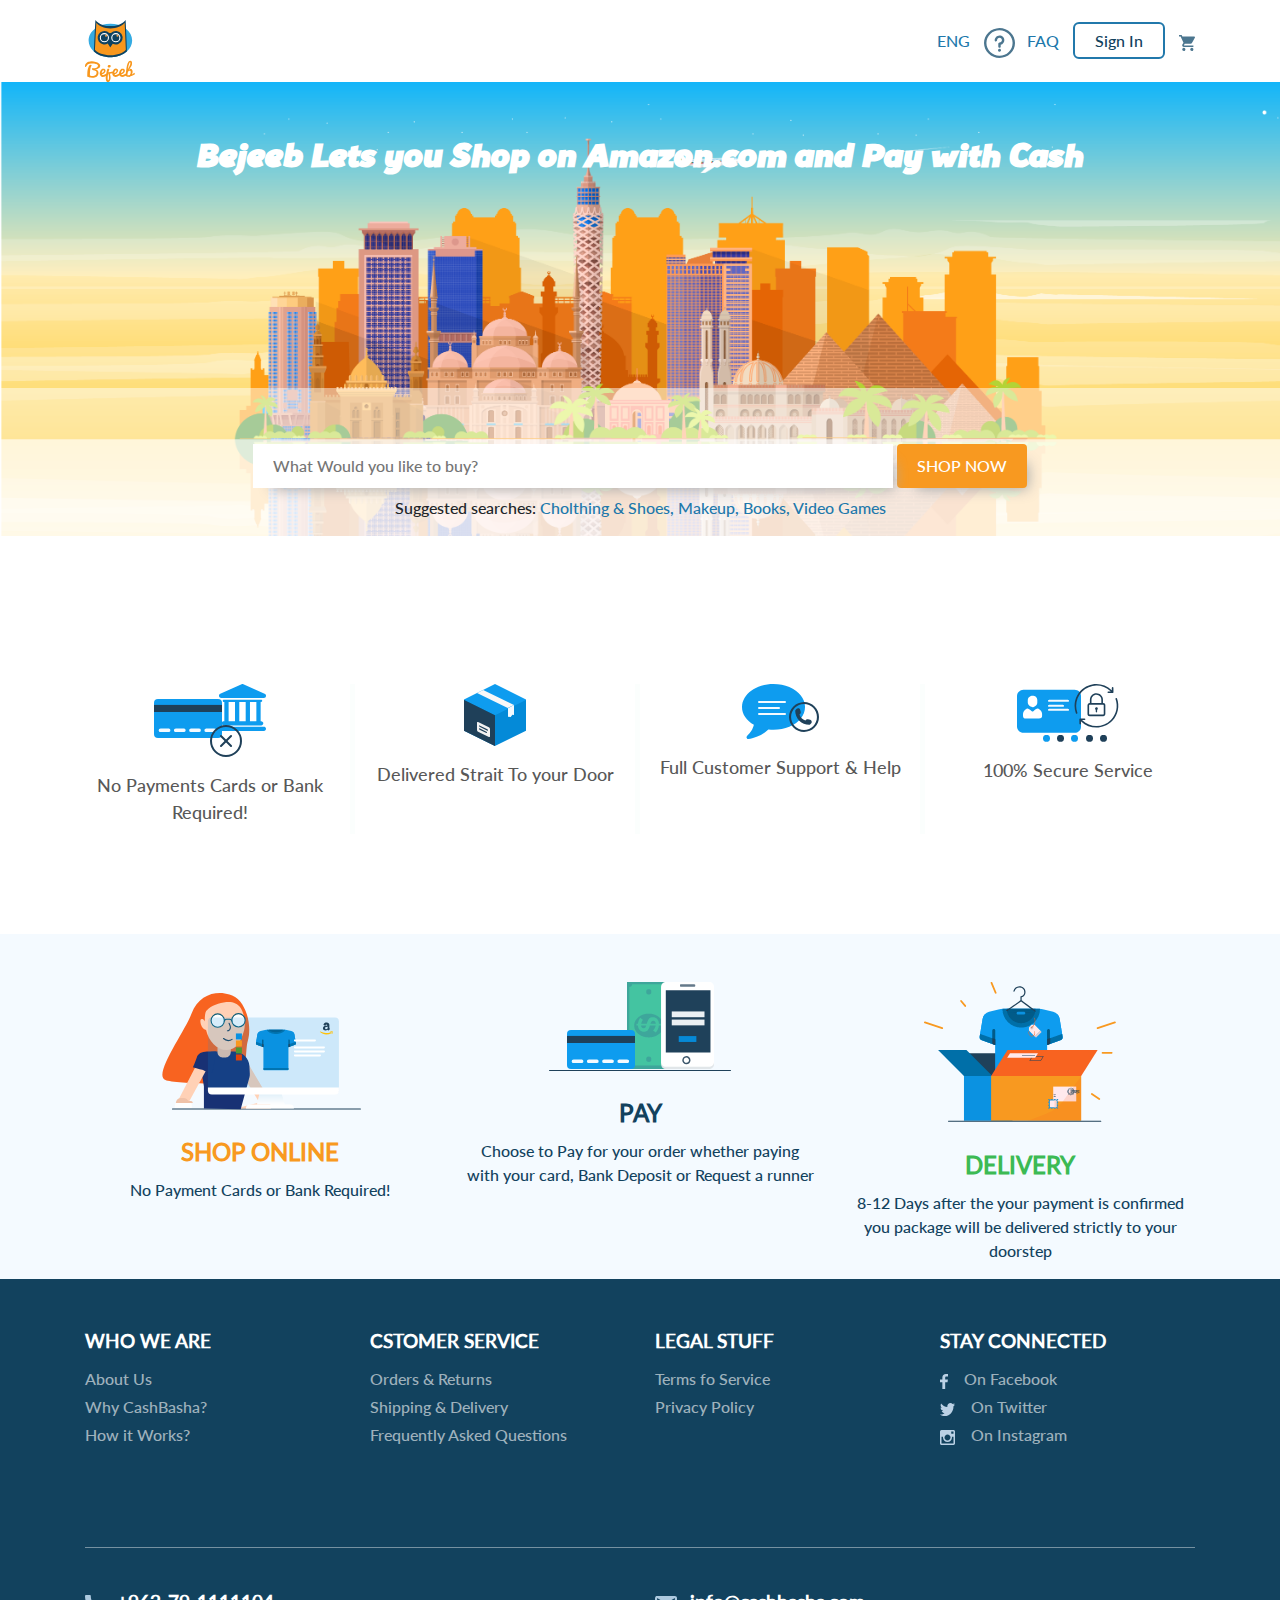
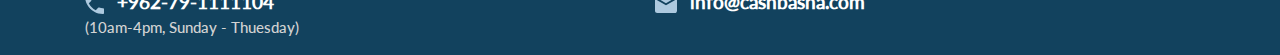
<file: index.html>
<!DOCTYPE html>
<html lang="en">

<head>

    <meta charset="UTF-8">
    <meta name="viewport" content="width=device-width, initial-scale=1.0, maximum-scale=1, minimum-scale=1">
    <meta http-equiv="X-UA-Compatible" content="ie=edge">
    <link rel="shortcut icon" href="img/logo.png" />
    <title>Bejeeb</title>
    <link rel="stylesheet" href="vendor/css/reboot.min.css">
    <link rel="stylesheet" href="vendor/css/grid.min.css">
    <link rel="stylesheet" href="css/style.css">
</head>

<body>
    
    <header id="header">
        <nav id="top-nav" class="shadow-2">
            <div class="container">
                <div class="row">
                    <div class="col-md-2 offset-xl-0 offset-lg-0 offset-md-5 offset-sm-5 offset-5 logo">
                        <a href="./index.html">
                            <img src="img/logo.svg" width="50px">
                        </a>
                    </div>
                    <div class="col-md-10 pt-2 ml-auto nav-items">
                        <ul class="m-auto">
                            <li class="text-uppercase">
                                <a href="#">Eng</a>
                            </li>
                            <li>
                                <a href="./pages/faq.html">
                                    <img src="img/faq.png" draggable="false">
                                    <span class="pl-2">FAQ</span>
                                </a>
                            </li>
                            <li>
                                <a href="./pages/user.html" class="outline-secondary-button">Sign In</a>
                            </li>
                            <li>
                                <a href="./pages/order-details.html" class="cart">
                                    <img src="img/cart.png" draggable="false">
                                </a>
                            </li>
                        </ul>
                    </div>
                </div>
            </div>
        </nav>
        <div class="slider">
            <div class="row">
                <div class="col-md-12 slider-content text-center text-white">
                    <h1 class="primary-font">Bejeeb Lets you Shop on Amazon.com and Pay with Cash</h1>
                </div>
                <div class="col-md-12 pt-5 text-center search-box">
                    <div class="search">
                        <input type="text" class="col-md-6 secondary-input" placeholder="What Would you like to buy?">
                        <button class="text-uppercase primary-button mt-2 shadow-1">Shop Now</button>
                        <div class="suggested pt-2">
                            <p>Suggested searches:
                                <span>
                                    <a href="#"> Cholthing & Shoes,</a>
                                </span>
                                <span>
                                    <a href="#">Makeup,</a>
                                </span>
                                <span>
                                    <a href="#">Books,</a>
                                </span>
                                <span>
                                    <a href="#">Video Games</a>
                                </span>
                            </p>
                        </div>
                    </div>
                </div>
            </div>
        </div>
    </header>
    
    <section id="services">
        <div class="sec1">
            <div class="container">
                <div class="row">
                    <div class="col-md-3 col-6 mt-5 text-center item">
                        <img src="img/ic_1.png" class="img-fluid">
                        <h4 class="pt-3">No Payments Cards or Bank Required!</h4>
                    </div>
                    <div class="col-md-3 col-6 mt-5 text-center item">
                        <img src="img/ic_2.png" class="img-fluid">
                        <h4 class="pt-3">Delivered Strait To your Door</h4>
                    </div>
                    <div class="col-md-3 col-6 mt-5 text-center item">
                        <img src="img/ic_3.png" class="img-fluid">
                        <h4 class="pt-3">Full Customer Support & Help</h4>
                    </div>
                    <div class="col-md-3 col-6 mt-5 text-center item">
                        <img src="img/ic_4.png" class="img-fluid">
                        <h4 class="pt-3">100% Secure Service</h4>
                    </div>
                </div>
            </div>
        </div>
        <div class="sec2 pt-5">
            <div class="container">
                <div class="row">
                    <div class="col-md-4 text-center item">
                        <img src="img/ic_shoponline.png" class="img-fluid">
                        <h2 class="text-uppercase text-primary pt-4">Shop Online</h2>
                        <p class="text-secondary">No Payment Cards or Bank Required!</p>
                    </div>
                    <div class="col-md-4 text-center item">
                        <img src="img/ic_pay.png" class="img-fluid">
                        <h2 class="text-uppercase text-secondary pt-4">Pay</h2>
                        <p class="text-secondary">Choose to Pay for your order whether paying with your card, Bank Deposit or Request a runner</p>
                    </div>
                    <div class="col-md-4 text-center item">
                        <img src="img/ic_delivery.png" class="img-fluid">
                        <h2 class="text-uppercase text-green pt-4">Delivery</h2>
                        <p class="text-secondary">8-12 Days after the your payment is confirmed you package will be delivered strictly to your doorstep</p>
                    </div>
                </div>
            </div>
        </div>
    </section>
    <footer id="footer" class="pt-5 bg-secondary text-white">
        <div class="container">
            <div class="foot-links">
                <div class="row">
                    <div class="col-md-3 foot-item">
                        <h3 class="text-uppercase">Who We Are</h3>
                        <ul>
                            <li>
                                <a href="./pages/about.html">About Us</a>
                            </li>
                            <li>
                                <a href="#">Why CashBasha?</a>
                            </li>
                            <li>
                                <a href="#">How it Works?</a>
                            </li>
                        </ul>
                    </div>
                    <div class="col-md-3 foot-item">
                        <h3 class="text-uppercase">Cstomer Service</h3>
                        <ul>
                            <li>
                                <a href="./pages/orders.html">Orders & Returns</a>
                            </li>
                            <li>
                                <a href="./pages/checkout.html">Shipping & Delivery</a>
                            </li>
                            <li>
                                <a href="./pages/faq.html">Frequently Asked Questions</a>
                            </li>
                        </ul>
                    </div>
                    <div class="col-md-3 foot-item">
                        <h3 class="text-uppercase">Legal Stuff</h3>
                        <ul>
                            <li>
                                <a href="#">Terms fo Service </a>
                            </li>
                            <li>
                                <a href="#">Privacy Policy</a>
                            </li>
                        </ul>
                    </div>
                    <div class="col-md-3 foot-item">
                        <h3 class="text-uppercase">Stay Connected</h3>
                        <ul>
                            <li>
                                <a href="#">
                                    <img src="img/fb.png" class="pr-3">On Facebook</a>
                            </li>
                            <li>
                                <a href="#">
                                    <img src="img/twitter.png" class="pr-3">On Twitter</a>
                            </li>
                            <li>
                                <a href="#">
                                    <img src="img/insta.png" class="pr-3">On Instagram</a>
                            </li>
                        </ul>
                    </div>
                </div>
            </div>
            <div class="foot-info">
                <div class="row">
                    <div class="col-md-6 foot-info">
                        <h3>
                            <img src="img/phone copy.png" class="pr-2">
                            +962-79-1111104
                            <p>(10am-4pm, Sunday - Thuesday)</p>
                        </h3>
                    </div>
                    <div class="col-md-6 foot-info">
                        <h3>
                            <img src="img/mail copy.png" class="pr-2">
                            <a href="mailto:info@cashbasha.com" class="text-white">info@cashbasha.com</a>
                            <!-- <p>(10am-4pm, Sunday - Thuesday)</p> -->
                        </h3>
                    </div>
                </div>
            </div>
        </div>
    </footer>
    <script src="vendor/js/jquery-3.3.1.min.js"></script>
    <script src="js/script.js"></script>
</body>

</html>
</file>
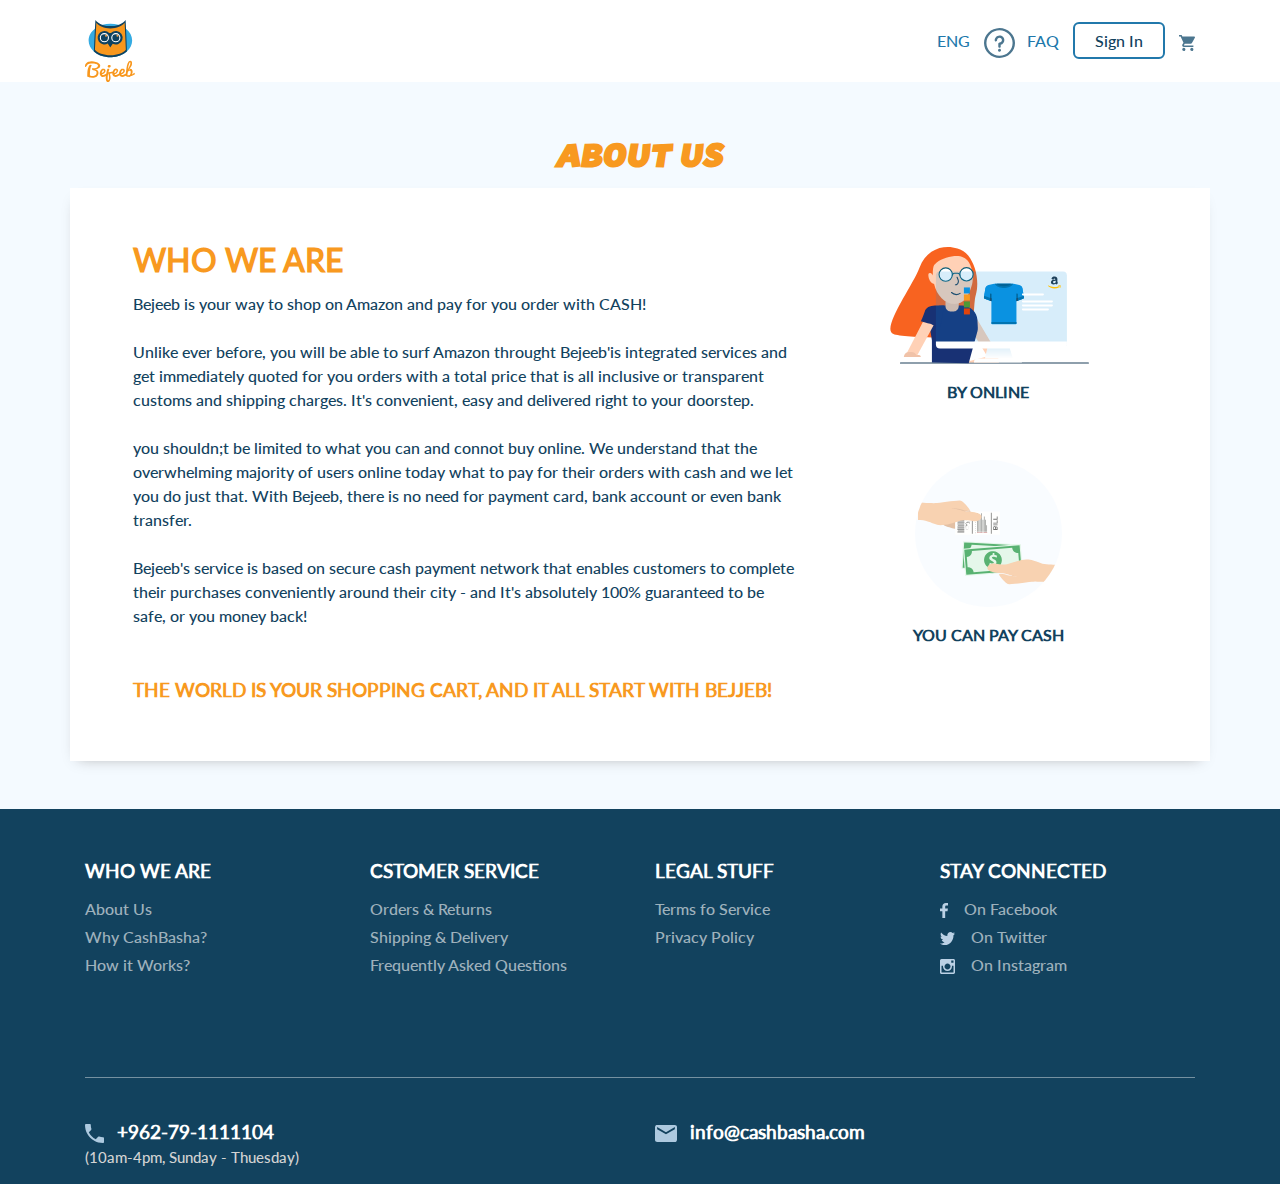
<file: pages/about.html>
<!DOCTYPE html>
<html lang="en">

<head>

    <meta charset="UTF-8">
    <meta name="viewport" content="width=device-width, initial-scale=1.0, maximum-scale=1, minimum-scale=1">
    <meta http-equiv="X-UA-Compatible" content="ie=edge">
    <link rel="shortcut icon" href="../img/logo.png" />
    <title>Bejeeb</title>
    <link rel="stylesheet" href="../vendor/css/reboot.min.css">
    <link rel="stylesheet" href="../vendor/css/grid.min.css">
    <link rel="stylesheet" href="../css/style.css">
</head>

<body>

    <header id="header">
        <nav id="top-nav" class="shadow-2">
            <div class="container">
                <div class="row">
                    <div class="col-md-2 offset-xl-0 offset-lg-0 offset-md-5 offset-sm-5 offset-5 logo">
                        <a href="../index.html">
                            <img src="../img/logo.svg" width="50px">
                        </a>
                    </div>
                    <div class="col-md-10 pt-2 ml-auto nav-items">
                        <ul class="m-auto">
                            <li class="text-uppercase">
                                <a href="#">Eng</a>
                            </li>
                            <li>
                                <a href="./faq.html">
                                    <img src="../img/faq.png" draggable="false">
                                    <span class="pl-2">FAQ</span>
                                </a>
                            </li>
                            <li>
                                <a href="../pages/user.html" class="outline-secondary-button">Sign In</a>
                            </li>
                            <li>
                                <a href="../pages/orders.html" class="cart">
                                    <img src="../img/cart.png" draggable="false">
                                </a>
                            </li>
                        </ul>
                    </div>
                </div>
            </div>
        </nav>

    </header>
    <section id="about">
        <div class="about pb-5">
            <div class="container">
                <div class="row">
                    <div class="col-md-12 header text-center text-uppercase text-primary primary-font">
                        <h1>About Us</h1>
                    </div>
                    <div class="about-card col-md-12">
                        <div class="about p-5">
                            <div class="row">
                                <div class="col-md-8">
                                    <h1 class="primary-color text-uppercase">Who We Are</h1>
                                    <p class="seconadry-color">
                                        Bejeeb is your way to shop on Amazon and pay for you order with CASH!
                                    </p>
                                    <p class="seconadry-color mt-4">
                                        Unlike ever before, you will be able to surf Amazon throught Bejeeb'is integrated services and get immediately quoted for
                                        you orders with a total price that is all inclusive or transparent customs and shipping
                                        charges. It's convenient, easy and delivered right to your doorstep.
                                    </p>
                                    <p class="seconadry-color mt-4">
                                        you shouldn;t be limited to what you can and connot buy online. We understand that the overwhelming majority of users online
                                        today what to pay for their orders with cash and we let you do just that. With Bejeeb,
                                        there is no need for payment card, bank account or even bank transfer.
                                    </p>
                                    <p class="seconadry-color mt-4">
                                        Bejeeb's service is based on secure cash payment network that enables customers to complete their purchases conveniently
                                        around their city - and It's absolutely 100% guaranteed to be safe, or you money
                                        back!
                                    </p>
                                    <h3 class="primary-color text-uppercase mt-5">the world is your shopping cart, and it all start with Bejjeb!</h3>
                                </div>
                                <div class="col-md-4">
                                    <div class="col-md-12 text-center">
                                        <img src="../img/ic_shoponline.png" class="img-fluid">
                                        <h4 class="seconadry-color text-uppercase pt-3">By Online</h4>
                                    </div>
                                    <div class="col-md-12 text-center pt-5">
                                        <img src="../img/about2.png" class="img-fluid">
                                        <h4 class="seconadry-color text-uppercase pt-3">You can Pay cash</h4>
                                    </div>
                                </div>
                                
                            </div>
                        </div>
                    </div>
                </div>
            </div>
        </div>
    </section>




    <footer id="footer" class="pt-5 bg-secondary text-white">
        <div class="container">
            <div class="foot-links">
                <div class="row">
                    <div class="col-md-3 foot-item">
                        <h3 class="text-uppercase">Who We Are</h3>
                        <ul>
                            <li>
                                <a href="../pages/about.html">About Us</a>
                            </li>
                            <li>
                                <a href="#">Why CashBasha?</a>
                            </li>
                            <li>
                                <a href="#">How it Works?</a>
                            </li>
                        </ul>
                    </div>
                    <div class="col-md-3 foot-item">
                        <h3 class="text-uppercase">Cstomer Service</h3>
                        <ul>
                            <li>
                                <a href="../pages/orders.html">Orders & Returns</a>
                            </li>
                            <li>
                                <a href="../pages/checkout.html">Shipping & Delivery</a>
                            </li>
                            <li>
                                <a href="../pages/faq.html">Frequently Asked Questions</a>
                            </li>
                        </ul>
                    </div>
                    <div class="col-md-3 foot-item">
                        <h3 class="text-uppercase">Legal Stuff</h3>
                        <ul>
                            <li>
                                <a href="#">Terms fo Service </a>
                            </li>
                            <li>
                                <a href="#">Privacy Policy</a>
                            </li>
                        </ul>
                    </div>
                    <div class="col-md-3 foot-item">
                        <h3 class="text-uppercase">Stay Connected</h3>
                        <ul>
                            <li>
                                <a href="#">
                                    <img src="../img/fb.png" class="pr-3">On Facebook</a>
                            </li>
                            <li>
                                <a href="#">
                                    <img src="../img/twitter.png" class="pr-3">On Twitter</a>
                            </li>
                            <li>
                                <a href="#">
                                    <img src="../img/insta.png" class="pr-3">On Instagram</a>
                            </li>
                        </ul>
                    </div>
                </div>
            </div>
            <div class="foot-info">
                <div class="row">
                    <div class="col-md-6 foot-info">
                        <h3>
                            <img src="../img/phone copy.png" class="pr-2"> +962-79-1111104
                            <p>(10am-4pm, Sunday - Thuesday)</p>
                        </h3>
                    </div>
                    <div class="col-md-6 foot-info">
                        <h3>
                            <img src="../img/mail copy.png" class="pr-2">
                            <a href="mailto:info@cashbasha.com" class="text-white">info@cashbasha.com</a>
                            <!-- <p>(10am-4pm, Sunday - Thuesday)</p> -->
                        </h3>
                    </div>
                </div>
            </div>
        </div>
    </footer>
    <script src="../vendor/js/jquery-3.3.1.min.js"></script>
    <script src="../js/script.js"></script>
</body>

</html>
</file>
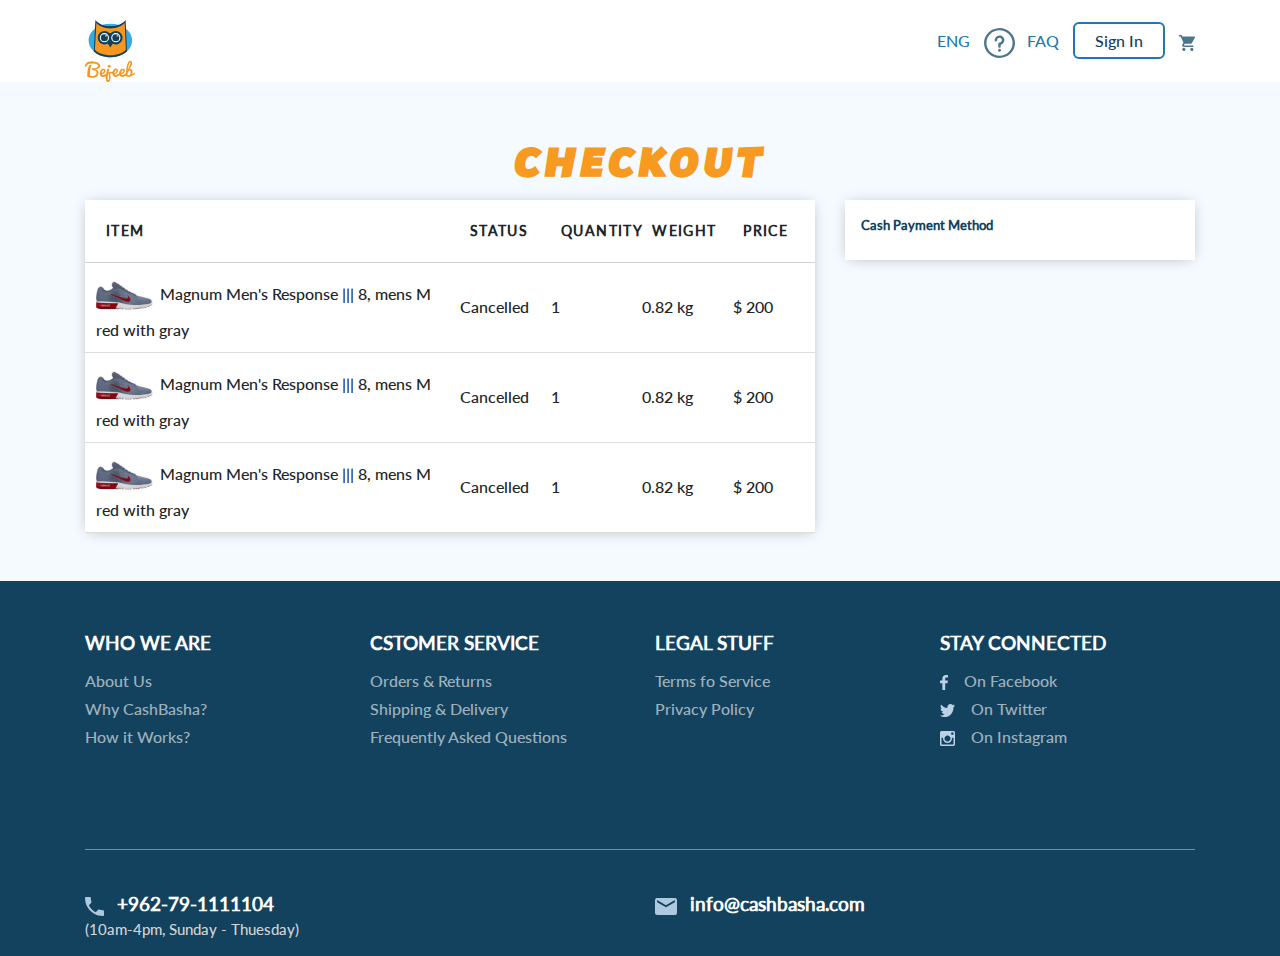
<file: pages/checkout.html>
<!DOCTYPE html>
<html lang="en">

<head>

    <meta charset="UTF-8">
    <meta name="viewport" content="width=device-width, initial-scale=1.0, maximum-scale=1, minimum-scale=1">
    <meta http-equiv="X-UA-Compatible" content="ie=edge">
    <link rel="shortcut icon" href="../img/logo.png" />
    <title>Bejeeb</title>
    <link rel="stylesheet" href="../vendor/css/reboot.min.css">
    <link rel="stylesheet" href="../vendor/css/grid.min.css">
    <link rel="stylesheet" href="../css/style.css">
</head>

<body>

    <header id="header">
        <nav id="top-nav" class="shadow-2">
            <div class="container">
                <div class="row">
                    <div class="col-md-2 offset-xl-0 offset-lg-0 offset-md-5 offset-sm-5 offset-5 logo">
                        <a href="../index.html">
                            <img src="../img/logo.svg" width="50px">
                        </a>
                    </div>
                    <div class="col-md-10 pt-2 ml-auto nav-items">
                        <ul class="m-auto">
                            <li class="text-uppercase">
                                <a href="#">Eng</a>
                            </li>
                            <li>
                                <a href="#">
                                    <img src="../img/faq.png" draggable="false">
                                    <span class="pl-2">FAQ</span>
                                </a>
                            </li>
                            <li>
                                <a href="../pages/user.html" class="outline-secondary-button">Sign In</a>
                            </li>
                            <li>
                                <a href="../pages/orders.html" class="cart">
                                    <img src="../img/cart.png" draggable="false">
                                </a>
                            </li>
                        </ul>
                    </div>
                </div>
            </div>
        </nav>

    </header>

    <section id="checkout" class="pb-5">
        <div class="checkout">
            <div class="container">
                <div class="row">
                    <div class="header col-md-12 text-center">
                        <h1 class="primary-color primary-font text-uppercase">Checkout</h1>
                    </div>
                    <div class="checkout-item-list-card col-md-8">
                        <div class="checkout-item-list shadow-2">
                            <table>
                                <thead>
                                    <tr>
                                        <th scope="col" style="width: 50%">Item</th>
                                        <th scope="col">Status</th>
                                        <th scope="col">Quantity</th>
                                        <th scope="col">Weight</th>
                                        <th scope="col">Price</th>
                                    </tr>
                                </thead>
                                <tbody>
                                    <tr>
                                        <td data-label="Item">
                                            <img src="../img/Group.png">
                                            <span>Magnum Men's Response ||| 8, mens M red with gray</span>
                                        </td>
                                        <td data-label="Status">Cancelled</td>
                                        <td data-label="Quantity">1</td>
                                        <td data-label="Weight">0.82 kg</td>
                                        <td data-label="Price">$ 200</td>
                                    </tr>
                                    <tr>
                                        <td data-label="Item">
                                            <img src="../img/Group.png">
                                            <span>Magnum Men's Response ||| 8, mens M red with gray</span>
                                        </td>
                                        <td data-label="Status">Cancelled</td>
                                        <td data-label="Quantity">1</td>
                                        <td data-label="Weight">0.82 kg</td>
                                        <td data-label="Price">$ 200</td>
                                    </tr>
                                    <tr>
                                        <td data-label="Item">
                                            <img src="../img/Group.png">
                                            <span>Magnum Men's Response ||| 8, mens M red with gray</span>
                                        </td>
                                        <td data-label="Status">Cancelled</td>
                                        <td data-label="Quantity">1</td>
                                        <td data-label="Weight">0.82 kg</td>
                                        <td data-label="Price">$ 200</td>
                                    </tr>

                                </tbody>
                            </table>
                        </div>
                    </div>
                    <div class="payment-card col-md-4">
                        <div class="payment shadow-2 p-3">
                            <h5 class="seconadry-color">Cash Payment Method</h5>
                        </div>
                    </div>
                </div>
            </div>
        </div>
    </section>


    <footer id="footer" class="pt-5 bg-secondary text-white">
        <div class="container">
            <div class="foot-links">
                <div class="row">
                    <div class="col-md-3 foot-item">
                        <h3 class="text-uppercase">Who We Are</h3>
                        <ul>
                            <li>
                                <a href="../pages/about.html">About Us</a>
                            </li>
                            <li>
                                <a href="#">Why CashBasha?</a>
                            </li>
                            <li>
                                <a href="#">How it Works?</a>
                            </li>
                        </ul>
                    </div>
                    <div class="col-md-3 foot-item">
                        <h3 class="text-uppercase">Cstomer Service</h3>
                        <ul>
                            <li>
                                <a href="../pages/orders.html">Orders & Returns</a>
                            </li>
                            <li>
                                <a href="../pages/checkout.html">Shipping & Delivery</a>
                            </li>
                            <li>
                                <a href="../pages/faq.html">Frequently Asked Questions</a>
                            </li>
                        </ul>
                    </div>
                    <div class="col-md-3 foot-item">
                        <h3 class="text-uppercase">Legal Stuff</h3>
                        <ul>
                            <li>
                                <a href="#">Terms fo Service </a>
                            </li>
                            <li>
                                <a href="#">Privacy Policy</a>
                            </li>
                        </ul>
                    </div>
                    <div class="col-md-3 foot-item">
                        <h3 class="text-uppercase">Stay Connected</h3>
                        <ul>
                            <li>
                                <a href="#">
                                    <img src="../img/fb.png" class="pr-3">On Facebook</a>
                            </li>
                            <li>
                                <a href="#">
                                    <img src="../img/twitter.png" class="pr-3">On Twitter</a>
                            </li>
                            <li>
                                <a href="#">
                                    <img src="../img/insta.png" class="pr-3">On Instagram</a>
                            </li>
                        </ul>
                    </div>
                </div>
            </div>
            <div class="foot-info">
                <div class="row">
                    <div class="col-md-6 foot-info">
                        <h3>
                            <img src="../img/phone copy.png" class="pr-2"> +962-79-1111104
                            <p>(10am-4pm, Sunday - Thuesday)</p>
                        </h3>
                    </div>
                    <div class="col-md-6 foot-info">
                        <h3>
                            <img src="../img/mail copy.png" class="pr-2">
                            <a href="mailto:info@cashbasha.com" class="text-white">info@cashbasha.com</a>
                            <!-- <p>(10am-4pm, Sunday - Thuesday)</p> -->
                        </h3>
                    </div>
                </div>
            </div>
        </div>
    </footer>
    <script src="../vendor/js/jquery-3.3.1.min.js"></script>
    <script src="../js/script.js"></script>
</body>

</html>
</file>
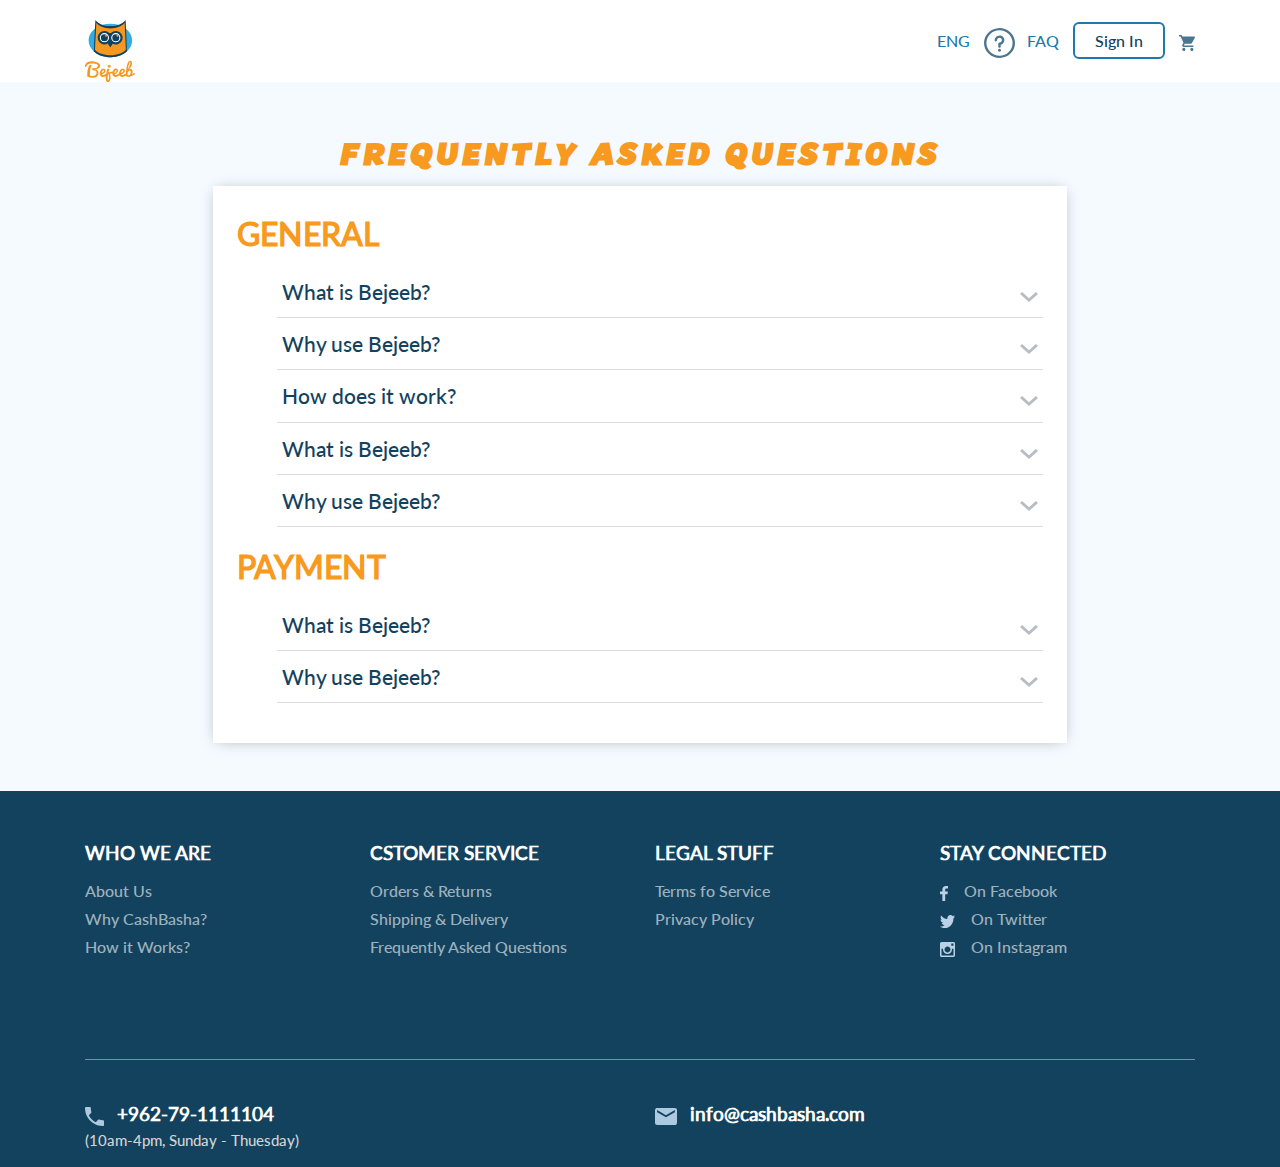
<file: pages/faq.html>
<!DOCTYPE html>
<html lang="en">

<head>

    <meta charset="UTF-8">
    <meta name="viewport" content="width=device-width, initial-scale=1.0, maximum-scale=1, minimum-scale=1">
    <meta http-equiv="X-UA-Compatible" content="ie=edge">
    <link rel="shortcut icon" href="../img/logo.png" />
    <title>Bejeeb</title>
    <link rel="stylesheet" href="../vendor/css/reboot.min.css">
    <link rel="stylesheet" href="../vendor/css/grid.min.css">
    <link rel="stylesheet" href="../css/style.css">
</head>

<body>

    <header id="header">
        <nav id="top-nav" class="shadow-2">
            <div class="container">
                <div class="row">
                    <div class="col-md-2 offset-xl-0 offset-lg-0 offset-md-5 offset-sm-5 offset-5 logo">
                        <a href="../index.html">
                            <img src="../img/logo.svg" width="50px">
                        </a>
                    </div>
                    <div class="col-md-10 pt-2 ml-auto nav-items">
                        <ul class="m-auto">
                            <li class="text-uppercase">
                                <a href="#">Eng</a>
                            </li>
                            <li>
                                <a href="#">
                                    <img src="../img/faq.png" draggable="false">
                                    <span class="pl-2">FAQ</span>
                                </a>
                            </li>
                            <li>
                                <a href="../pages/user.html" class="outline-secondary-button">Sign In</a>
                            </li>
                            <li>
                                <a href="../pages/orders.html" class="cart">
                                    <img src="../img/cart.png" draggable="false">
                                </a>
                            </li>
                        </ul>
                    </div>
                </div>
            </div>
        </nav>

    </header>

    <section id="faq" class="pb-5">
        <div class="faq">
            <div class="header text-center">
                <h1 class="primary-color primary-font text-uppercase">Frequently Asked Questions</h1>
            </div>
            <div class="faq-card col-md-8 m-auto shadow-2 p-4">
                <div class="faq-sum">
                    <h1 class="primary-color text-uppercase">general</h1>
                    <ul class="faq-questions">
                        <li class="faq-ques seconadry-color accord" data-trigger="#example1">
                            What is Bejeeb?
                            <img src="../img/Page 1.png" class="float-right mt-3">
                            <ul class="faq-ques-content seconadry-color" id="example1">
                                <p>Lorem Ipsum is simply dummy text of the printing and typesetting industry. Lorem Ipsum has
                                    been the industry's standard dummy </p>
                                <p>Lorem ipsum dolor sit amet consectetur, adipisicing elit. Nostrum molestiae qui aut minus
                                    ipsam! Quidem odio consequatur odit natus mollitia, atque debitis iste quo labore adipisci,
                                    suscipit itaque ab, exercitationem quasi nihil eos veniam. Nostrum quidem libero sunt
                                    quibusdam perferendis?</p>
                            </ul>
                        </li>
                        <li class="faq-ques seconadry-color accord" data-trigger="#example2">
                            Why use Bejeeb?
                            <img src="../img/Page 1.png" class="float-right mt-3">
                            <ul class="faq-ques-content seconadry-color" id="example2">
                                <p>Lorem Ipsum is simply dummy text of the printing and typesetting industry. Lorem Ipsum has
                                    been the industry's standard dummy </p>
                                <p>Lorem ipsum dolor sit amet consectetur, adipisicing elit. Nostrum molestiae qui aut minus
                                    ipsam! Quidem odio consequatur odit natus mollitia, atque debitis iste quo labore adipisci,
                                    suscipit itaque ab, exercitationem quasi nihil eos veniam. Nostrum quidem libero sunt
                                    quibusdam perferendis?</p>
                            </ul>
                        </li>
                        <li class="faq-ques seconadry-color accord" data-trigger="#example3">
                            How does it work?
                            <img src="../img/Page 1.png" class="float-right mt-3">
                            <ul class="faq-ques-content seconadry-color" id="example4">
                                <p>Lorem Ipsum is simply dummy text of the printing and typesetting industry. Lorem Ipsum has
                                    been the industry's standard dummy </p>
                                <p>Lorem ipsum dolor sit amet consectetur, adipisicing elit. Nostrum molestiae qui aut minus
                                    ipsam! Quidem odio consequatur odit natus mollitia, atque debitis iste quo labore adipisci,
                                    suscipit itaque ab, exercitationem quasi nihil eos veniam. Nostrum quidem libero sunt
                                    quibusdam perferendis?</p>
                            </ul>
                        </li>
                        <li class="faq-ques seconadry-color accord" data-trigger="#example3">
                            What is Bejeeb?
                            <img src="../img/Page 1.png" class="float-right mt-3">
                            <ul class="faq-ques-content seconadry-color" id="example4">
                                <p>Lorem Ipsum is simply dummy text of the printing and typesetting industry. Lorem Ipsum has
                                    been the industry's standard dummy </p>
                                <p>Lorem ipsum dolor sit amet consectetur, adipisicing elit. Nostrum molestiae qui aut minus
                                    ipsam! Quidem odio consequatur odit natus mollitia, atque debitis iste quo labore adipisci,
                                    suscipit itaque ab, exercitationem quasi nihil eos veniam. Nostrum quidem libero sunt
                                    quibusdam perferendis?</p>
                            </ul>
                        </li>
                        <li class="faq-ques seconadry-color accord" data-trigger="#example3">
                            Why use Bejeeb?
                            <img src="../img/Page 1.png" class="float-right mt-3">
                            <ul class="faq-ques-content seconadry-color" id="example4">
                                <p>Lorem Ipsum is simply dummy text of the printing and typesetting industry. Lorem Ipsum has
                                    been the industry's standard dummy </p>
                                <p>Lorem ipsum dolor sit amet consectetur, adipisicing elit. Nostrum molestiae qui aut minus
                                    ipsam! Quidem odio consequatur odit natus mollitia, atque debitis iste quo labore adipisci,
                                    suscipit itaque ab, exercitationem quasi nihil eos veniam. Nostrum quidem libero sunt
                                    quibusdam perferendis?</p>
                            </ul>
                        </li>
                    </ul>
                </div>
                <div class="faq-sum">
                    <h1 class="primary-color text-uppercase">Payment</h1>
                    <ul class="faq-questions">
                        <li class="faq-ques seconadry-color accord" data-trigger="#example1">
                            What is Bejeeb?
                            <img src="../img/Page 1.png" class="float-right mt-3">
                            <ul class="faq-ques-content seconadry-color" id="example1">
                                <p>Lorem Ipsum is simply dummy text of the printing and typesetting industry. Lorem Ipsum has
                                    been the industry's standard dummy </p>
                                <p>Lorem ipsum dolor sit amet consectetur, adipisicing elit. Nostrum molestiae qui aut minus
                                    ipsam! Quidem odio consequatur odit natus mollitia, atque debitis iste quo labore adipisci,
                                    suscipit itaque ab, exercitationem quasi nihil eos veniam. Nostrum quidem libero sunt
                                    quibusdam perferendis?</p>
                            </ul>
                        </li>
                        <li class="faq-ques seconadry-color accord" data-trigger="#example3">
                                Why use Bejeeb?
                                <img src="../img/Page 1.png" class="float-right mt-3">
                                <ul class="faq-ques-content seconadry-color" id="example4">
                                    <p>Lorem Ipsum is simply dummy text of the printing and typesetting industry. Lorem Ipsum has
                                        been the industry's standard dummy </p>
                                    <p>Lorem ipsum dolor sit amet consectetur, adipisicing elit. Nostrum molestiae qui aut minus
                                        ipsam! Quidem odio consequatur odit natus mollitia, atque debitis iste quo labore adipisci,
                                        suscipit itaque ab, exercitationem quasi nihil eos veniam. Nostrum quidem libero sunt
                                        quibusdam perferendis?</p>
                                </ul>
                            </li>
                    </ul>
                </div>

            </div>
        </div>
    </section>



    <footer id="footer" class="pt-5 bg-secondary text-white">
        <div class="container">
            <div class="foot-links">
                <div class="row">
                    <div class="col-md-3 foot-item">
                        <h3 class="text-uppercase">Who We Are</h3>
                        <ul>
                            <li>
                                <a href="../pages/about.html">About Us</a>
                            </li>
                            <li>
                                <a href="#">Why CashBasha?</a>
                            </li>
                            <li>
                                <a href="#">How it Works?</a>
                            </li>
                        </ul>
                    </div>
                    <div class="col-md-3 foot-item">
                        <h3 class="text-uppercase">Cstomer Service</h3>
                        <ul>
                            <li>
                                <a href="../pages/orders.html">Orders & Returns</a>
                            </li>
                            <li>
                                <a href="../pages/checkout.html">Shipping & Delivery</a>
                            </li>
                            <li>
                                <a href="../pages/faq.html">Frequently Asked Questions</a>
                            </li>
                        </ul>
                    </div>
                    <div class="col-md-3 foot-item">
                        <h3 class="text-uppercase">Legal Stuff</h3>
                        <ul>
                            <li>
                                <a href="#">Terms fo Service </a>
                            </li>
                            <li>
                                <a href="#">Privacy Policy</a>
                            </li>
                        </ul>
                    </div>
                    <div class="col-md-3 foot-item">
                        <h3 class="text-uppercase">Stay Connected</h3>
                        <ul>
                            <li>
                                <a href="#">
                                    <img src="../img/fb.png" class="pr-3">On Facebook</a>
                            </li>
                            <li>
                                <a href="#">
                                    <img src="../img/twitter.png" class="pr-3">On Twitter</a>
                            </li>
                            <li>
                                <a href="#">
                                    <img src="../img/insta.png" class="pr-3">On Instagram</a>
                            </li>
                        </ul>
                    </div>
                </div>
            </div>
            <div class="foot-info">
                <div class="row">
                    <div class="col-md-6 foot-info">
                        <h3>
                            <img src="../img/phone copy.png" class="pr-2"> +962-79-1111104
                            <p>(10am-4pm, Sunday - Thuesday)</p>
                        </h3>
                    </div>
                    <div class="col-md-6 foot-info">
                        <h3>
                            <img src="../img/mail copy.png" class="pr-2">
                            <a href="mailto:info@cashbasha.com" class="text-white">info@cashbasha.com</a>
                            <!-- <p>(10am-4pm, Sunday - Thuesday)</p> -->
                        </h3>
                    </div>
                </div>
            </div>
        </div>
    </footer>
    <script src="../vendor/js/jquery-3.3.1.min.js"></script>
    <script src="../js/script.js"></script>
</body>

</html>
</file>
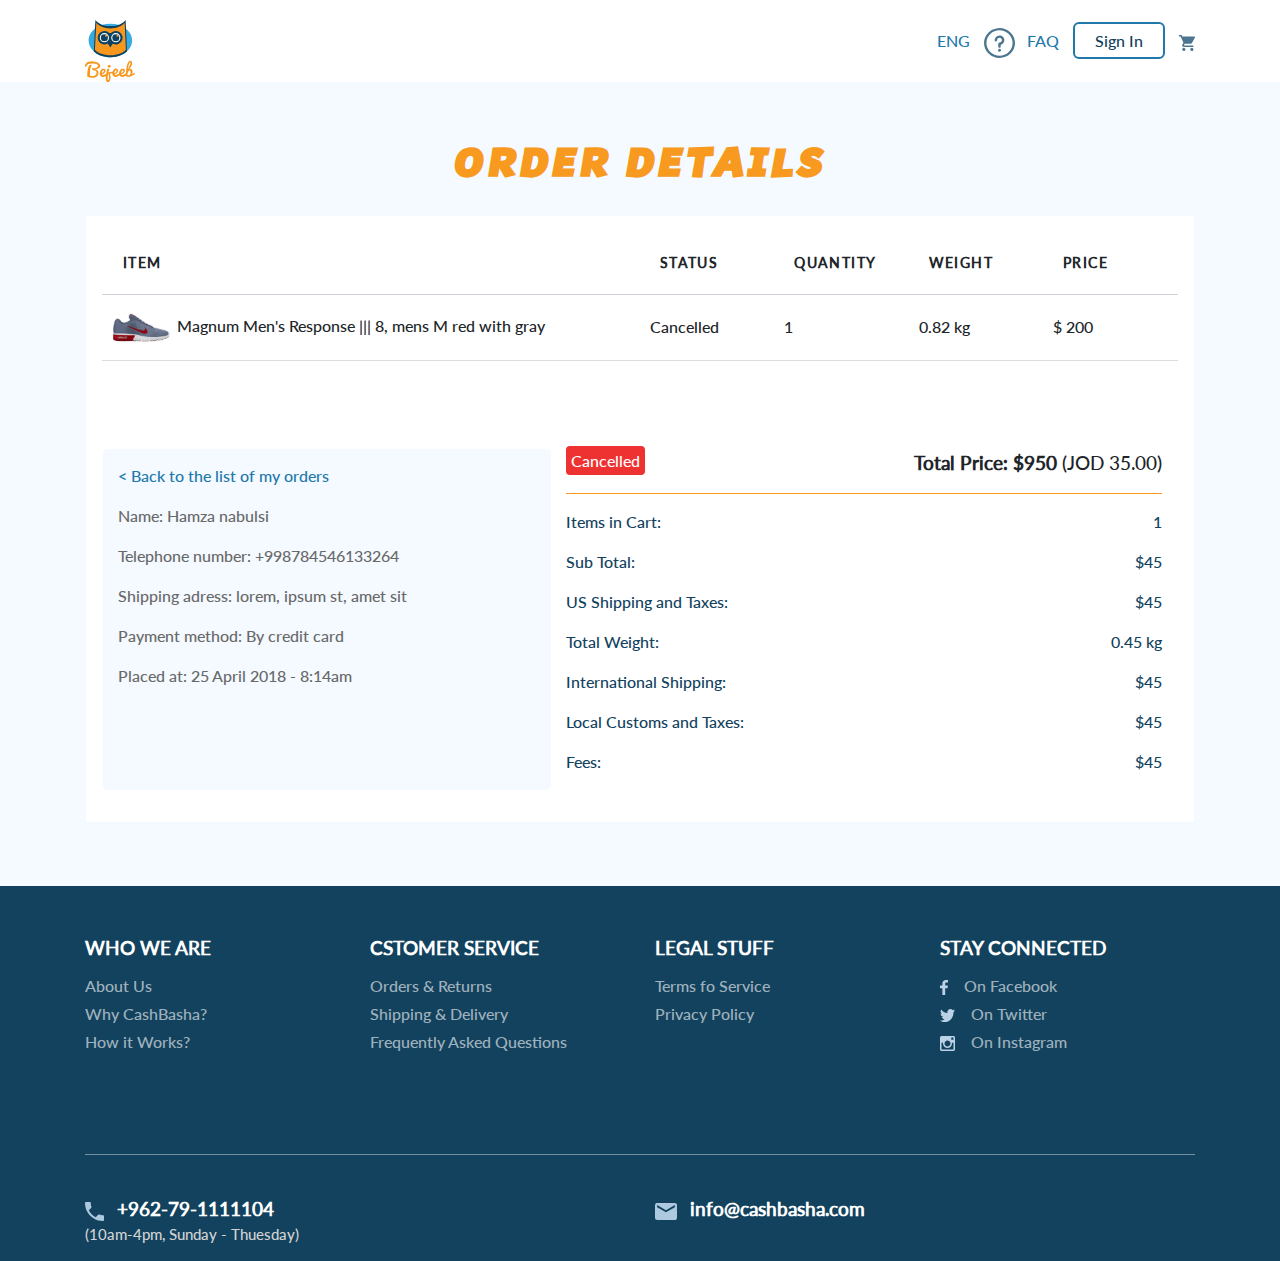
<file: pages/order-details.html>
<!DOCTYPE html>
<html lang="en">

<head>

    <meta charset="UTF-8">
    <meta name="viewport" content="width=device-width, initial-scale=1.0, maximum-scale=1, minimum-scale=1">
    <meta http-equiv="X-UA-Compatible" content="ie=edge">
    <link rel="shortcut icon" href="../img/logo.png" />
    <title>Bejeeb</title>
    <link rel="stylesheet" href="../vendor/css/reboot.min.css">
    <link rel="stylesheet" href="../vendor/css/grid.min.css">
    <link rel="stylesheet" href="../css/style.css">
</head>

<body>

    <header id="header">
        <nav id="top-nav" class="shadow-2">
            <div class="container">
                <div class="row">
                    <div class="col-md-2 offset-xl-0 offset-lg-0 offset-md-5 offset-sm-5 offset-5 logo">
                        <a href="../index.html">
                            <img src="../img/logo.svg" width="50px">
                        </a>
                    </div>
                    <div class="col-md-10 pt-2 ml-auto nav-items">
                        <ul class="m-auto">
                            <li class="text-uppercase">
                                <a href="#">Eng</a>
                            </li>
                            <li>
                                <a href="#">
                                    <img src="../img/faq.png" draggable="false">
                                    <span class="pl-2">FAQ</span>
                                </a>
                            </li>
                            <li>
                                <a href="../pages/user.html" class="outline-secondary-button">Sign In</a>
                            </li>
                            <li>
                                <a href="../pages/orders.html" class="cart">
                                    <img src="../img/cart.png" draggable="false">
                                </a>
                            </li>
                        </ul>
                    </div>
                </div>
            </div>
        </nav>

    </header>

    <section id="order-details" class="pb-5">
        <div class="order-details">
            <div class="container">
                <div class="row">
                    <div class="header col-md-12 text-center">
                        <h1 class="primary-color primary-font text-uppercase">Order Details</h1>
                    </div>
                    <div class="order-details-card p-3 col-md-12">
                        <div class="order-details p-3">
                            <table>
                                <thead>
                                    <tr>
                                        <th scope="col" style="width: 50%">Item</th>
                                        <th scope="col">Status</th>
                                        <th scope="col">Quantity</th>
                                        <th scope="col">Weight</th>
                                        <th scope="col">Price</th>
                                    </tr>
                                </thead>
                                <tbody>
                                    <tr>
                                        <td data-label="Item">
                                            <img src="../img/Group.png">
                                            <span>Magnum Men's Response ||| 8, mens M red with gray</span>
                                        </td>
                                        <td data-label="Status">Cancelled</td>
                                        <td data-label="Quantity">1</td>
                                        <td data-label="Weight">0.82 kg</td>
                                        <td data-label="Price">$ 200</td>
                                    </tr>

                                </tbody>
                            </table>
                            <div class="row mt-5 p-3">
                                <div class="user-details col-md-5 mt-4">
                                    <a href="../pages/orders.html">
                                        < Back to the list of my orders</a>
                                            <p class="mt-3">Name:
                                                <span>Hamza nabulsi</span>
                                            </p>
                                            <p>Telephone number:
                                                <span>+998784546133264</span>
                                            </p>
                                            <p>Shipping adress:
                                                <span>lorem, ipsum st, amet sit</span>
                                            </p>
                                            <p>Payment method:
                                                <span>By credit card</span>
                                            </p>
                                            <p>Placed at:
                                                <span>25 April 2018 - 8:14am</span>
                                            </p>
                                </div>
                                <div class="product-sum col-md-7 mt-4">
                                    <div class="header">
                                        <span class="cncl-btn">Cancelled</span>
                                        <h3 class="secondary-color d-inline-block float-right">Total Price: $950
                                            <span>(JOD 35.00)</span>
                                        </h3>
                                    </div>
                                    <div class="content seconadry-color">
                                        <ul>
                                            <li class="pt-3">Items in Cart: <span class="float-right">1</span></li>
                                            <li class="pt-3">Sub Total: <span class="float-right">$45</span></li>
                                            <li class="pt-3">US Shipping and Taxes: <span class="float-right">$45</span></li>
                                            <li class="pt-3">Total Weight: <span class="float-right">0.45 kg</span></li>
                                            <li class="pt-3">International Shipping: <span class="float-right">$45</span></li>
                                            <li class="pt-3">Local Customs and Taxes: <span class="float-right">$45</span></li>
                                            <li class="pt-3">Fees: <span class="float-right">$45</span></li>
                                            
                                        </ul>
                                    </div>
                                </div>
                            </div>
                        </div>
                    </div>
                </div>
            </div>
        </div>
    </section>


    <footer id="footer" class="pt-5 bg-secondary text-white">
        <div class="container">
            <div class="foot-links">
                <div class="row">
                    <div class="col-md-3 foot-item">
                        <h3 class="text-uppercase">Who We Are</h3>
                        <ul>
                            <li>
                                <a href="../pages/about.html">About Us</a>
                            </li>
                            <li>
                                <a href="#">Why CashBasha?</a>
                            </li>
                            <li>
                                <a href="#">How it Works?</a>
                            </li>
                        </ul>
                    </div>
                    <div class="col-md-3 foot-item">
                        <h3 class="text-uppercase">Cstomer Service</h3>
                        <ul>
                            <li>
                                <a href="../pages/orders.html">Orders & Returns</a>
                            </li>
                            <li>
                                <a href="../pages/checkout.html">Shipping & Delivery</a>
                            </li>
                            <li>
                                <a href="../pages/faq.html">Frequently Asked Questions</a>
                            </li>
                        </ul>
                    </div>
                    <div class="col-md-3 foot-item">
                        <h3 class="text-uppercase">Legal Stuff</h3>
                        <ul>
                            <li>
                                <a href="#">Terms fo Service </a>
                            </li>
                            <li>
                                <a href="#">Privacy Policy</a>
                            </li>
                        </ul>
                    </div>
                    <div class="col-md-3 foot-item">
                        <h3 class="text-uppercase">Stay Connected</h3>
                        <ul>
                            <li>
                                <a href="#">
                                    <img src="../img/fb.png" class="pr-3">On Facebook</a>
                            </li>
                            <li>
                                <a href="#">
                                    <img src="../img/twitter.png" class="pr-3">On Twitter</a>
                            </li>
                            <li>
                                <a href="#">
                                    <img src="../img/insta.png" class="pr-3">On Instagram</a>
                            </li>
                        </ul>
                    </div>
                </div>
            </div>
            <div class="foot-info">
                <div class="row">
                    <div class="col-md-6 foot-info">
                        <h3>
                            <img src="../img/phone copy.png" class="pr-2"> +962-79-1111104
                            <p>(10am-4pm, Sunday - Thuesday)</p>
                        </h3>
                    </div>
                    <div class="col-md-6 foot-info">
                        <h3>
                            <img src="../img/mail copy.png" class="pr-2">
                            <a href="mailto:info@cashbasha.com" class="text-white">info@cashbasha.com</a>
                            <!-- <p>(10am-4pm, Sunday - Thuesday)</p> -->
                        </h3>
                    </div>
                </div>
            </div>
        </div>
    </footer>
    <script src="../vendor/js/jquery-3.3.1.min.js"></script>
    <script src="../js/script.js"></script>
</body>

</html>
</file>
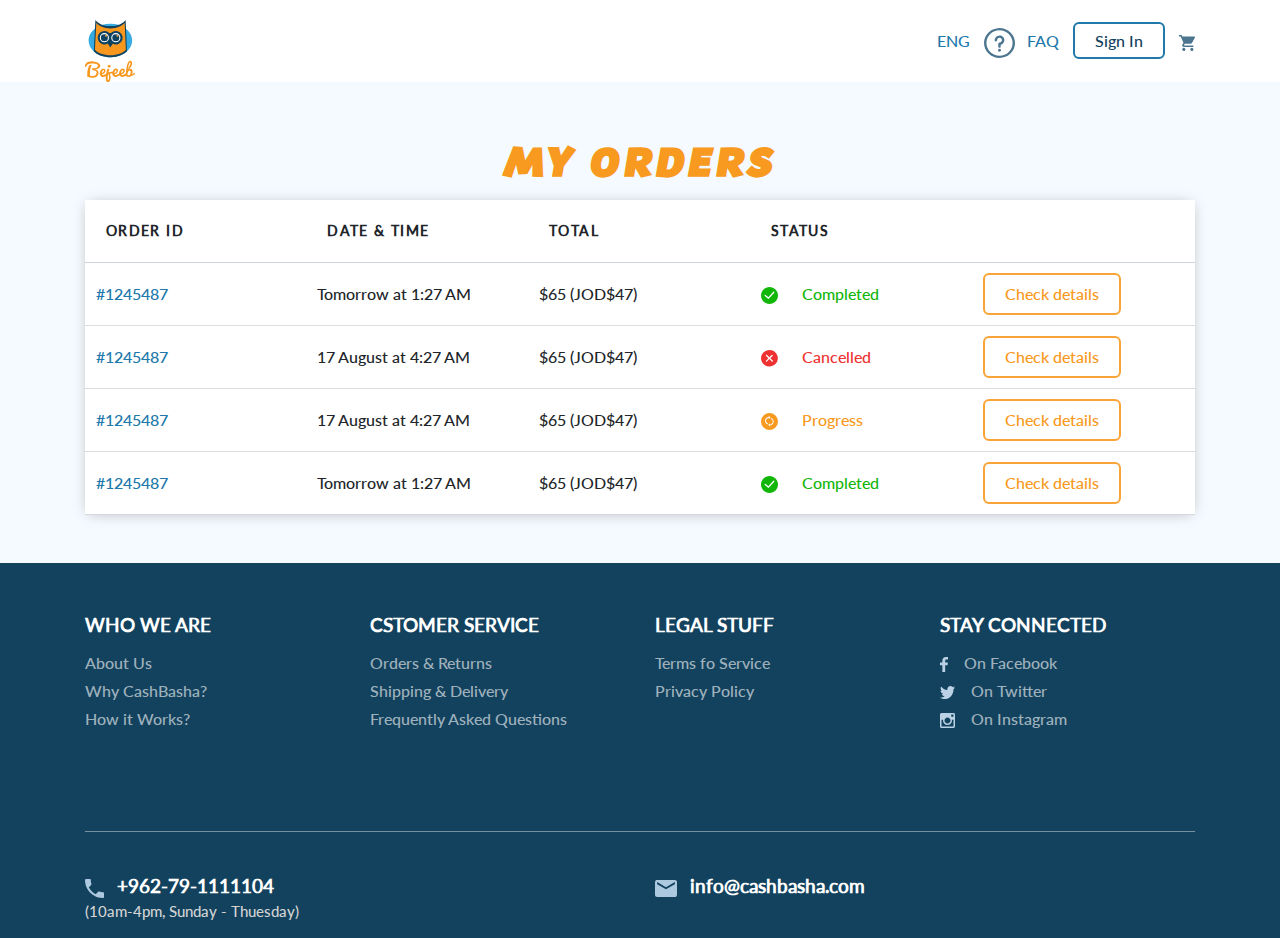
<file: pages/orders.html>
<!DOCTYPE html>
<html lang="en">

<head>

    <meta charset="UTF-8">
    <meta name="viewport" content="width=device-width, initial-scale=1.0, maximum-scale=1, minimum-scale=1">
    <meta http-equiv="X-UA-Compatible" content="ie=edge">
    <link rel="shortcut icon" href="../img/logo.png" />
    <title>Bejeeb</title>
    <link rel="stylesheet" href="../vendor/css/reboot.min.css">
    <link rel="stylesheet" href="../vendor/css/grid.min.css">
    <link rel="stylesheet" href="../css/style.css">
</head>

<body>

    <header id="header">
        <nav id="top-nav" class="shadow-2">
            <div class="container">
                <div class="row">
                    <div class="col-md-2 offset-xl-0 offset-lg-0 offset-md-5 offset-sm-5 offset-5 logo">
                        <a href="../index.html">
                            <img src="../img/logo.svg" width="50px">
                        </a>
                    </div>
                    <div class="col-md-10 pt-2 ml-auto nav-items">
                        <ul class="m-auto">
                            <li class="text-uppercase">
                                <a href="#">Eng</a>
                            </li>
                            <li>
                                <a href="#">
                                    <img src="../img/faq.png" draggable="false">
                                    <span class="pl-2">FAQ</span>
                                </a>
                            </li>
                            <li>
                                <a href="../pages/user.html" class="outline-secondary-button">Sign In</a>
                            </li>
                            <li>
                                <a href="../pages/orders.html" class="cart">
                                    <img src="../img/cart.png" draggable="false">
                                </a>
                            </li>
                        </ul>
                    </div>
                </div>
            </div>
        </nav>

    </header>

    <section id="orders" class="pb-5">
        <div class="orders">
            <div class="container">
                <div class="row">
                    <div class="header col-md-12 text-center">
                        <h1 class="primary-color primary-font text-uppercase">My Orders</h1>
                    </div>
                    <div class="order-list-card col-md-12">
                        <div class="order-list shadow-2">
                            <table>
                                <thead>
                                    <tr>
                                        <th scope="col">Order ID</th>
                                        <th scope="col">Date & Time</th>
                                        <th scope="col">Total</th>
                                        <th scope="col">Status</th>
                                        <th scope="col"></th>
                                    </tr>
                                </thead>
                                <tbody>
                                    <tr>
                                        <td data-label="Order Id"><a href="#">#1245487</a></td>
                                        <td data-label="Date & Time">Tomorrow at 1:27 AM</td>
                                        <td data-label="Total">$65 (JOD$47)</td>
                                        <td data-label="Status" class="text-success"><img src="../img/success.png" class="mr-4">Completed</td>
                                        <td data-label="Total"><a href="../pages/order-details.html" class="outline-primary-button">Check details</a></td>                                        
                                    </tr>
                                    
                                    <tr>
                                        <td data-label="Order Id"><a href="#">#1245487</a></td>
                                        <td data-label="Date & Time">17 August at 4:27 AM</td>
                                        <td data-label="Total">$65 (JOD$47)</td>
                                        <td data-label="Status" class="text-danger"><img src="../img/cancel.png" class="mr-4">Cancelled</td>
                                        <td data-label="Total"><a href="../pages/order-details.html" class="outline-primary-button">Check details</a></td>                                        
                                    </tr>
                                    <tr>
                                        <td data-label="Order Id"><a href="#">#1245487</a></td>
                                        <td data-label="Date & Time">17 August at 4:27 AM</td>
                                        <td data-label="Total">$65 (JOD$47)</td>
                                        <td data-label="Status" class="text-progress"><img src="../img/progress.png" class="mr-4">Progress</td>
                                        <td data-label="Total"><a href="../pages/order-details.html" class="outline-primary-button">Check details</a></td>                                        
                                    </tr>
                                    
                                    <tr>
                                        <td data-label="Order Id"><a href="#">#1245487</a></td>
                                        <td data-label="Date & Time">Tomorrow at 1:27 AM</td>
                                        <td data-label="Total">$65 (JOD$47)</td>
                                        <td data-label="Status" class="text-success"><img src="../img/success.png" class="mr-4">Completed</td>
                                        <td data-label="Total"><a href="../pages/order-details.html" class="outline-primary-button">Check details</a></td>                                        
                                    </tr>
                                    
                                </tbody>
                            </table>
                        </div>
                    </div>
                </div>
            </div>
        </div>
    </section>


    <footer id="footer" class="pt-5 bg-secondary text-white">
        <div class="container">
            <div class="foot-links">
                <div class="row">
                    <div class="col-md-3 foot-item">
                        <h3 class="text-uppercase">Who We Are</h3>
                        <ul>
                            <li>
                                <a href="../pages/about.html">About Us</a>
                            </li>
                            <li>
                                <a href="#">Why CashBasha?</a>
                            </li>
                            <li>
                                <a href="#">How it Works?</a>
                            </li>
                        </ul>
                    </div>
                    <div class="col-md-3 foot-item">
                        <h3 class="text-uppercase">Cstomer Service</h3>
                        <ul>
                            <li>
                                <a href="../pages/orders.html">Orders & Returns</a>
                            </li>
                            <li>
                                <a href="../pages/checkout.html">Shipping & Delivery</a>
                            </li>
                            <li>
                                <a href="../pages/faq.html">Frequently Asked Questions</a>
                            </li>
                        </ul>
                    </div>
                    <div class="col-md-3 foot-item">
                        <h3 class="text-uppercase">Legal Stuff</h3>
                        <ul>
                            <li>
                                <a href="#">Terms fo Service </a>
                            </li>
                            <li>
                                <a href="#">Privacy Policy</a>
                            </li>
                        </ul>
                    </div>
                    <div class="col-md-3 foot-item">
                        <h3 class="text-uppercase">Stay Connected</h3>
                        <ul>
                            <li>
                                <a href="#">
                                    <img src="../img/fb.png" class="pr-3">On Facebook</a>
                            </li>
                            <li>
                                <a href="#">
                                    <img src="../img/twitter.png" class="pr-3">On Twitter</a>
                            </li>
                            <li>
                                <a href="#">
                                    <img src="../img/insta.png" class="pr-3">On Instagram</a>
                            </li>
                        </ul>
                    </div>
                </div>
            </div>
            <div class="foot-info">
                <div class="row">
                    <div class="col-md-6 foot-info">
                        <h3>
                            <img src="../img/phone copy.png" class="pr-2"> +962-79-1111104
                            <p>(10am-4pm, Sunday - Thuesday)</p>
                        </h3>
                    </div>
                    <div class="col-md-6 foot-info">
                        <h3>
                            <img src="../img/mail copy.png" class="pr-2">
                            <a href="mailto:info@cashbasha.com" class="text-white">info@cashbasha.com</a>
                            <!-- <p>(10am-4pm, Sunday - Thuesday)</p> -->
                        </h3>
                    </div>
                </div>
            </div>
        </div>
    </footer>
    <script src="../vendor/js/jquery-3.3.1.min.js"></script>
    <script src="../js/script.js"></script>
</body>

</html>
</file>
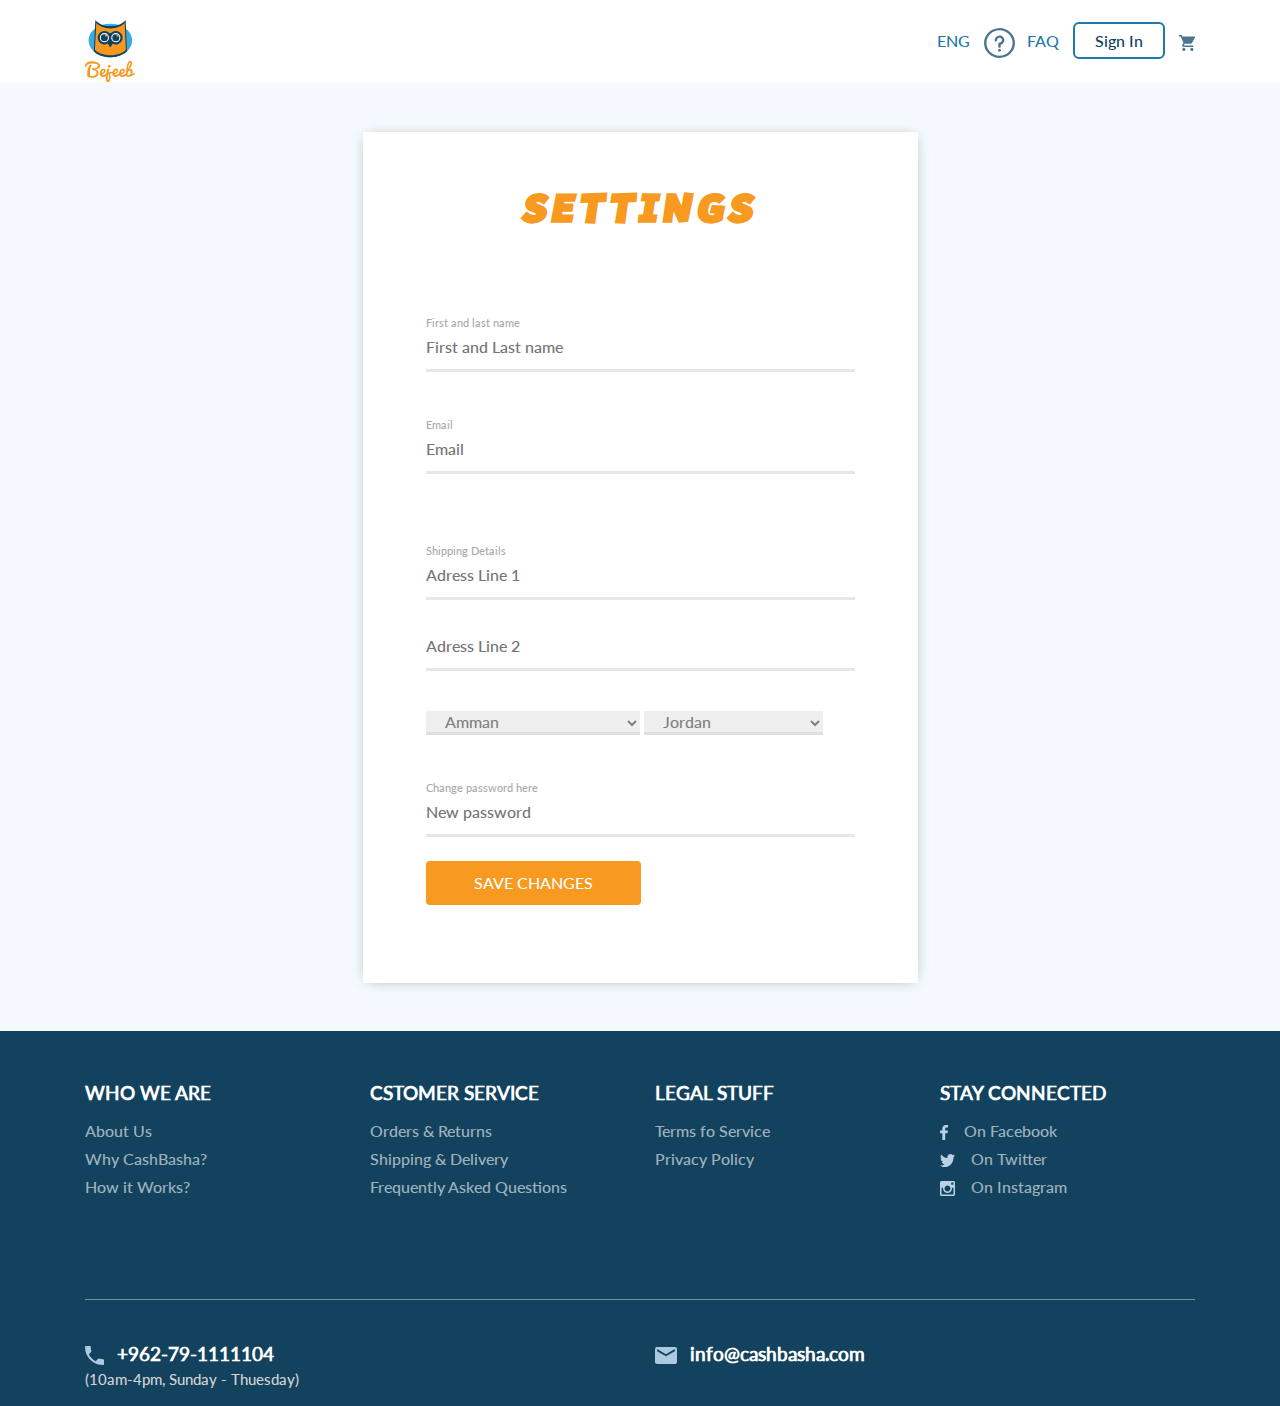
<file: pages/settings.html>
<!DOCTYPE html>
<html lang="en">

<head>

    <meta charset="UTF-8">
    <meta name="viewport" content="width=device-width, initial-scale=1.0, maximum-scale=1, minimum-scale=1">
    <meta http-equiv="X-UA-Compatible" content="ie=edge">
    <link rel="shortcut icon" href="../img/logo.png" />
    <title>Bejeeb</title>
    <link rel="stylesheet" href="../vendor/css/reboot.min.css">
    <link rel="stylesheet" href="../vendor/css/grid.min.css">
    <link rel="stylesheet" href="../css/style.css">
</head>

<body>

    <header id="header">
        <nav id="top-nav" class="shadow-2">
            <div class="container">
                <div class="row">
                    <div class="col-md-2 offset-xl-0 offset-lg-0 offset-md-5 offset-sm-5 offset-5 logo">
                        <a href="../index.html">
                            <img src="../img/logo.svg" width="50px">
                        </a>
                    </div>
                    <div class="col-md-10 pt-2 nav-items">
                        <ul class="m-auto">
                            <li class="text-uppercase">
                                <a href="#">Eng</a>
                            </li>
                            <li>
                                <a href="./faq.html">
                                    <img src="../img/faq.png" draggable="false">
                                    <span class="pl-2">FAQ</span>
                                </a>
                            </li>
                            <li>
                                <a href="../pages/user.html" class="outline-secondary-button">Sign In</a>
                            </li>
                            <li>
                                <a href="../pages/orders.html" class="cart">
                                    <img src="../img/cart.png" draggable="false">
                                </a>
                            </li>
                        </ul>
                    </div>
                </div>
            </div>
        </nav>

    </header>
    <section id="settings" class="pb-5">
        <div class="settings">
            <div class="container d-flex justify-content-center">
                <div class="settings-card col-md-6 shadow-2">
                    <div class="header col-md-12 text-center pt-3">
                        <h1 class="text-center primary-color primary-font text-uppercase">Settings</h1>
                    </div>
                    <div class="row">
                        <div class="settings col-md-12 p-5">
                            <form>
                                <div class="form-group primary-input">
                                    <label for="name">First and last name</label>
                                    <input type="text" placeholder="First and Last name" id="name">
                                </div>
                                <div class="form-group primary-input mt-4">
                                    <label for="email">Email</label>
                                    <input type="email" placeholder="Email" id="email">
                                </div>
                                <div class="form-group primary-input mt-5">
                                    <label for="shipping-detail">Shipping Details</label>
                                    <input type="text" placeholder="Adress Line 1" id="shipping-detail">
                                    <input type="text" placeholder="Adress Line 2" class="mt-4">
                                </div>
                                <div class="form-group primary-input mt-4">
                                    <select class="col-md-6">
                                        <option value="">Amman</option>
                                        <option value="">Amman2</option>
                                        <option value="">Amman3</option>
                                        <option value="">Amman4</option>
                                    </select>
                                    <select class="col-md-5 mt-3">
                                        <option value="">Jordan</option>
                                        <option value="">Jordan2</option>
                                        <option value="">Jordan3</option>
                                        <option value="">Jordan4</option>
                                    </select>
                                </div>
                                <div class="form-group primary-input mt-4">
                                    <label for="password">Change password here</label>
                                    <input type="password" id="password" placeholder="New password">
                                </div>
                                <button class="primary-button mt-4 pr-5 pl-5 text-center text-uppercase">Save Changes</button>
                            </form>
                        </div>
                    </div>
                </div>
            </div>
        </div>
    </section>




    <footer id="footer" class="pt-5 bg-secondary text-white">
        <div class="container">
            <div class="foot-links">
                <div class="row">
                    <div class="col-md-3 foot-item">
                        <h3 class="text-uppercase">Who We Are</h3>
                        <ul>
                            <li>
                                <a href="../pages/about.html">About Us</a>
                            </li>
                            <li>
                                <a href="#">Why CashBasha?</a>
                            </li>
                            <li>
                                <a href="#">How it Works?</a>
                            </li>
                        </ul>
                    </div>
                    <div class="col-md-3 foot-item">
                        <h3 class="text-uppercase">Cstomer Service</h3>
                        <ul>
                            <li>
                                <a href="../pages/orders.html">Orders & Returns</a>
                            </li>
                            <li>
                                <a href="../pages/checkout.html">Shipping & Delivery</a>
                            </li>
                            <li>
                                <a href="../pages/faq.html">Frequently Asked Questions</a>
                            </li>
                        </ul>
                    </div>
                    <div class="col-md-3 foot-item">
                        <h3 class="text-uppercase">Legal Stuff</h3>
                        <ul>
                            <li>
                                <a href="#">Terms fo Service </a>
                            </li>
                            <li>
                                <a href="#">Privacy Policy</a>
                            </li>
                        </ul>
                    </div>
                    <div class="col-md-3 foot-item">
                        <h3 class="text-uppercase">Stay Connected</h3>
                        <ul>
                            <li>
                                <a href="#">
                                    <img src="../img/fb.png" class="pr-3">On Facebook</a>
                            </li>
                            <li>
                                <a href="#">
                                    <img src="../img/twitter.png" class="pr-3">On Twitter</a>
                            </li>
                            <li>
                                <a href="#">
                                    <img src="../img/insta.png" class="pr-3">On Instagram</a>
                            </li>
                        </ul>
                    </div>
                </div>
            </div>
            <div class="foot-info">
                <div class="row">
                    <div class="col-md-6 foot-info">
                        <h3>
                            <img src="../img/phone copy.png" class="pr-2"> +962-79-1111104
                            <p>(10am-4pm, Sunday - Thuesday)</p>
                        </h3>
                    </div>
                    <div class="col-md-6 foot-info">
                        <h3>
                            <img src="../img/mail copy.png" class="pr-2">
                            <a href="mailto:info@cashbasha.com" class="text-white">info@cashbasha.com</a>
                            <!-- <p>(10am-4pm, Sunday - Thuesday)</p> -->
                        </h3>
                    </div>
                </div>
            </div>
        </div>
    </footer>
    <script src="../vendor/js/jquery-3.3.1.min.js"></script>
    <script src="../js/script.js"></script>
</body>

</html>
</file>
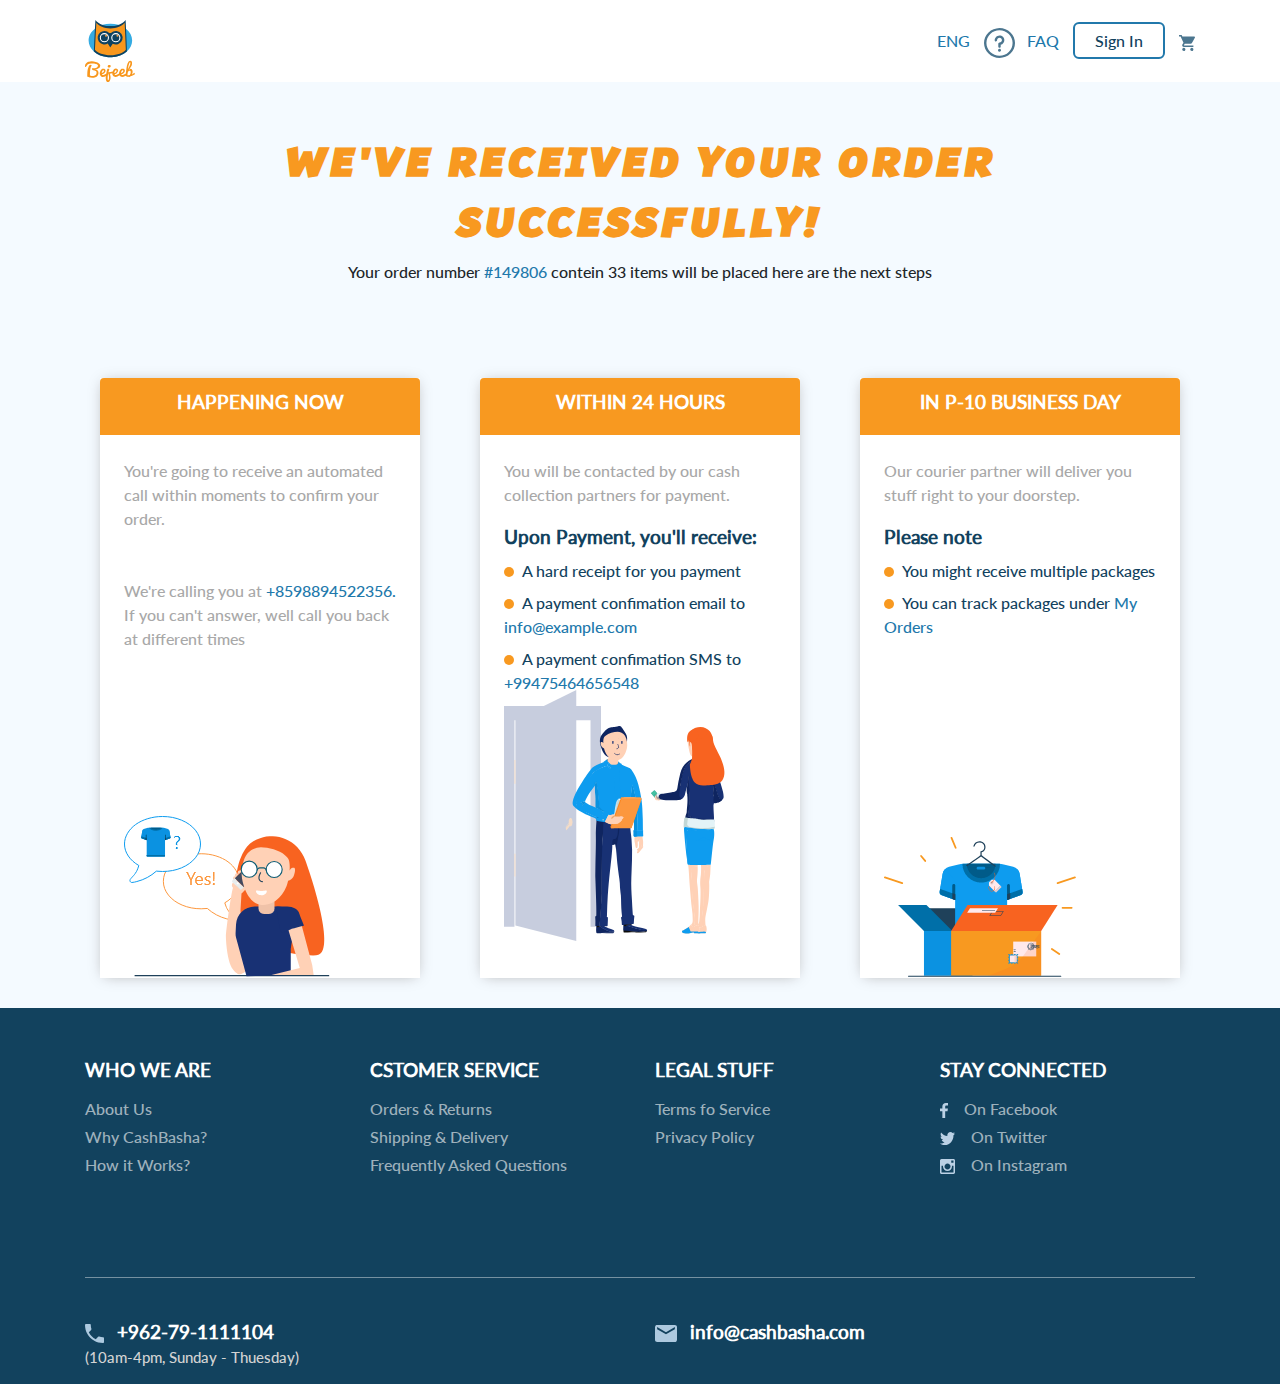
<file: pages/successfully.html>
<!DOCTYPE html>
<html lang="en">

<head>

    <meta charset="UTF-8">
    <meta name="viewport" content="width=device-width, initial-scale=1.0, maximum-scale=1, minimum-scale=1">
    <meta http-equiv="X-UA-Compatible" content="ie=edge">
    <link rel="shortcut icon" href="../img/logo.png" />
    <title>Bejeeb</title>
    <link rel="stylesheet" href="../vendor/css/reboot.min.css">
    <link rel="stylesheet" href="../vendor/css/grid.min.css">
    <link rel="stylesheet" href="../css/style.css">
</head>

<body>

    <header id="header">
        <nav id="top-nav" class="shadow-2">
            <div class="container">
                <div class="row">
                    <div class="col-md-2 offset-xl-0 offset-lg-0 offset-md-5 offset-sm-5 offset-5 logo">
                        <a href="../index.html">
                            <img src="../img/logo.svg" width="50px">
                        </a>
                    </div>
                    <div class="col-md-10 pt-2 ml-auto nav-items">
                        <ul class="m-auto">
                            <li class="text-uppercase">
                                <a href="#">Eng</a>
                            </li>
                            <li>
                                <a href="#">
                                    <img src="../img/faq.png" draggable="false">
                                    <span class="pl-2">FAQ</span>
                                </a>
                            </li>
                            <li>
                                <a href="../pages/user.html" class="outline-secondary-button">Sign In</a>
                            </li>
                            <li>
                                <a href="../pages/orders.html" class="cart">
                                    <img src="../img/cart.png" draggable="false">
                                </a>
                            </li>
                        </ul>
                    </div>
                </div>
            </div>
        </nav>

    </header>

    <section id="successfully">
        <div class="successfully">
            <div class="container">
                <div class="row d-flex justify-content-center">
                    <div class="header text-center col-10">
                        <h1 class="primary-color primary-font text-uppercase">We've received your order successfully!</h1>
                        <p>Your order number
                            <a href="#">#149806</a> contein 33 items will be placed here are the next steps</p>
                    </div>
                </div>
                <div class="successfully-card mt-5">
                    <div class="row">
                        <div class="success-card-item col-md-4">
                            <div class="success-item shadow-2">
                                <div class="success-item-header text-center">
                                    <h3 class="text-white text-uppercase">Happening now</h3>
                                </div>
                                <div class="success-content p-4">
                                    <p>You're going to receive an automated call within moments to confirm your order.</p>
                                    <p class="seconadry-color mt-5">We're calling you at
                                        <a href="#">+8598894522356.</a> If you can't answer, well call you back at different times</p>
                                    <img src="../img/1.png" class="img-fluid">
                                </div>
                            </div>
                        </div>
                        <div class="success-card-item col-md-4">
                            <div class="success-item shadow-2">
                                <div class="success-item-header text-center">
                                    <h3 class="text-white text-uppercase">within 24 hours</h3>
                                </div>
                                <div class="success-content p-4">
                                    <p>You will be contacted by our cash collection partners for payment.</p>
                                    <h3 class="seconadry-color">Upon Payment, you'll receive:</h3>
                                    <ul>
                                        <li class="seconadry-color mb-2">
                                            <span class="primary-dot mr-2"></span>A hard receipt for you payment</li>
                                        <li class="seconadry-color mb-2">
                                            <span class="primary-dot mr-2"></span>A payment confimation email to
                                            <a href="mailto:info@example.com">info@example.com</a>
                                        </li>
                                        <li class="seconadry-color mb-2">
                                            <span class="primary-dot mr-2"></span>A payment confimation SMS to
                                            <a href="tel:+994775069949">+99475464656548</a>
                                        </li>
                                    </ul>
                                    <img src="../img/2.png" class="img-fluid">
                                </div>
                            </div>
                        </div>
                        <div class="success-card-item col-md-4">
                            <div class="success-item shadow-2">
                                <div class="success-item-header text-center">
                                    <h3 class="text-white text-uppercase">In p-10 business day</h3>
                                </div>
                                <div class="success-content p-4">
                                    <p>Our courier partner will deliver you stuff right to your doorstep.</p>
                                    <h3 class="seconadry-color">Please note</h3>
                                    <ul>
                                        <li class="seconadry-color mb-2">
                                            <span class="primary-dot mr-2"></span>You might receive multiple packages</li>
                                        <li class="seconadry-color mb-2">
                                            <span class="primary-dot mr-2"></span>You can track packages under
                                            <a href="#">My Orders</a>
                                        </li>
                                    </ul>
                                    <img src="../img/ic_delivery.png" class="img-fluid">
                                </div>
                            </div>
                        </div>
                    </div>
                </div>
            </div>
        </div>
    </section>

    <footer id="footer" class="pt-5 bg-secondary text-white">
        <div class="container">
            <div class="foot-links">
                <div class="row">
                    <div class="col-md-3 foot-item">
                        <h3 class="text-uppercase">Who We Are</h3>
                        <ul>
                            <li>
                                <a href="../pages/about.html">About Us</a>
                            </li>
                            <li>
                                <a href="#">Why CashBasha?</a>
                            </li>
                            <li>
                                <a href="#">How it Works?</a>
                            </li>
                        </ul>
                    </div>
                    <div class="col-md-3 foot-item">
                        <h3 class="text-uppercase">Cstomer Service</h3>
                        <ul>
                            <li>
                                <a href="../pages/orders.html">Orders & Returns</a>
                            </li>
                            <li>
                                <a href="../pages/checkout.html">Shipping & Delivery</a>
                            </li>
                            <li>
                                <a href="../pages/faq.html">Frequently Asked Questions</a>
                            </li>
                        </ul>
                    </div>
                    <div class="col-md-3 foot-item">
                        <h3 class="text-uppercase">Legal Stuff</h3>
                        <ul>
                            <li>
                                <a href="#">Terms fo Service </a>
                            </li>
                            <li>
                                <a href="#">Privacy Policy</a>
                            </li>
                        </ul>
                    </div>
                    <div class="col-md-3 foot-item">
                        <h3 class="text-uppercase">Stay Connected</h3>
                        <ul>
                            <li>
                                <a href="#">
                                    <img src="../img/fb.png" class="pr-3">On Facebook</a>
                            </li>
                            <li>
                                <a href="#">
                                    <img src="../img/twitter.png" class="pr-3">On Twitter</a>
                            </li>
                            <li>
                                <a href="#">
                                    <img src="../img/insta.png" class="pr-3">On Instagram</a>
                            </li>
                        </ul>
                    </div>
                </div>
            </div>
            <div class="foot-info">
                <div class="row">
                    <div class="col-md-6 foot-info">
                        <h3>
                            <img src="../img/phone copy.png" class="pr-2"> +962-79-1111104
                            <p>(10am-4pm, Sunday - Thuesday)</p>
                        </h3>
                    </div>
                    <div class="col-md-6 foot-info">
                        <h3>
                            <img src="../img/mail copy.png" class="pr-2">
                            <a href="mailto:info@cashbasha.com" class="text-white">info@cashbasha.com</a>
                            <!-- <p>(10am-4pm, Sunday - Thuesday)</p> -->
                        </h3>
                    </div>
                </div>
            </div>
        </div>
    </footer>
    <script src="../vendor/js/jquery-3.3.1.min.js"></script>
    <script src="../js/script.js"></script>
</body>

</html>
</file>
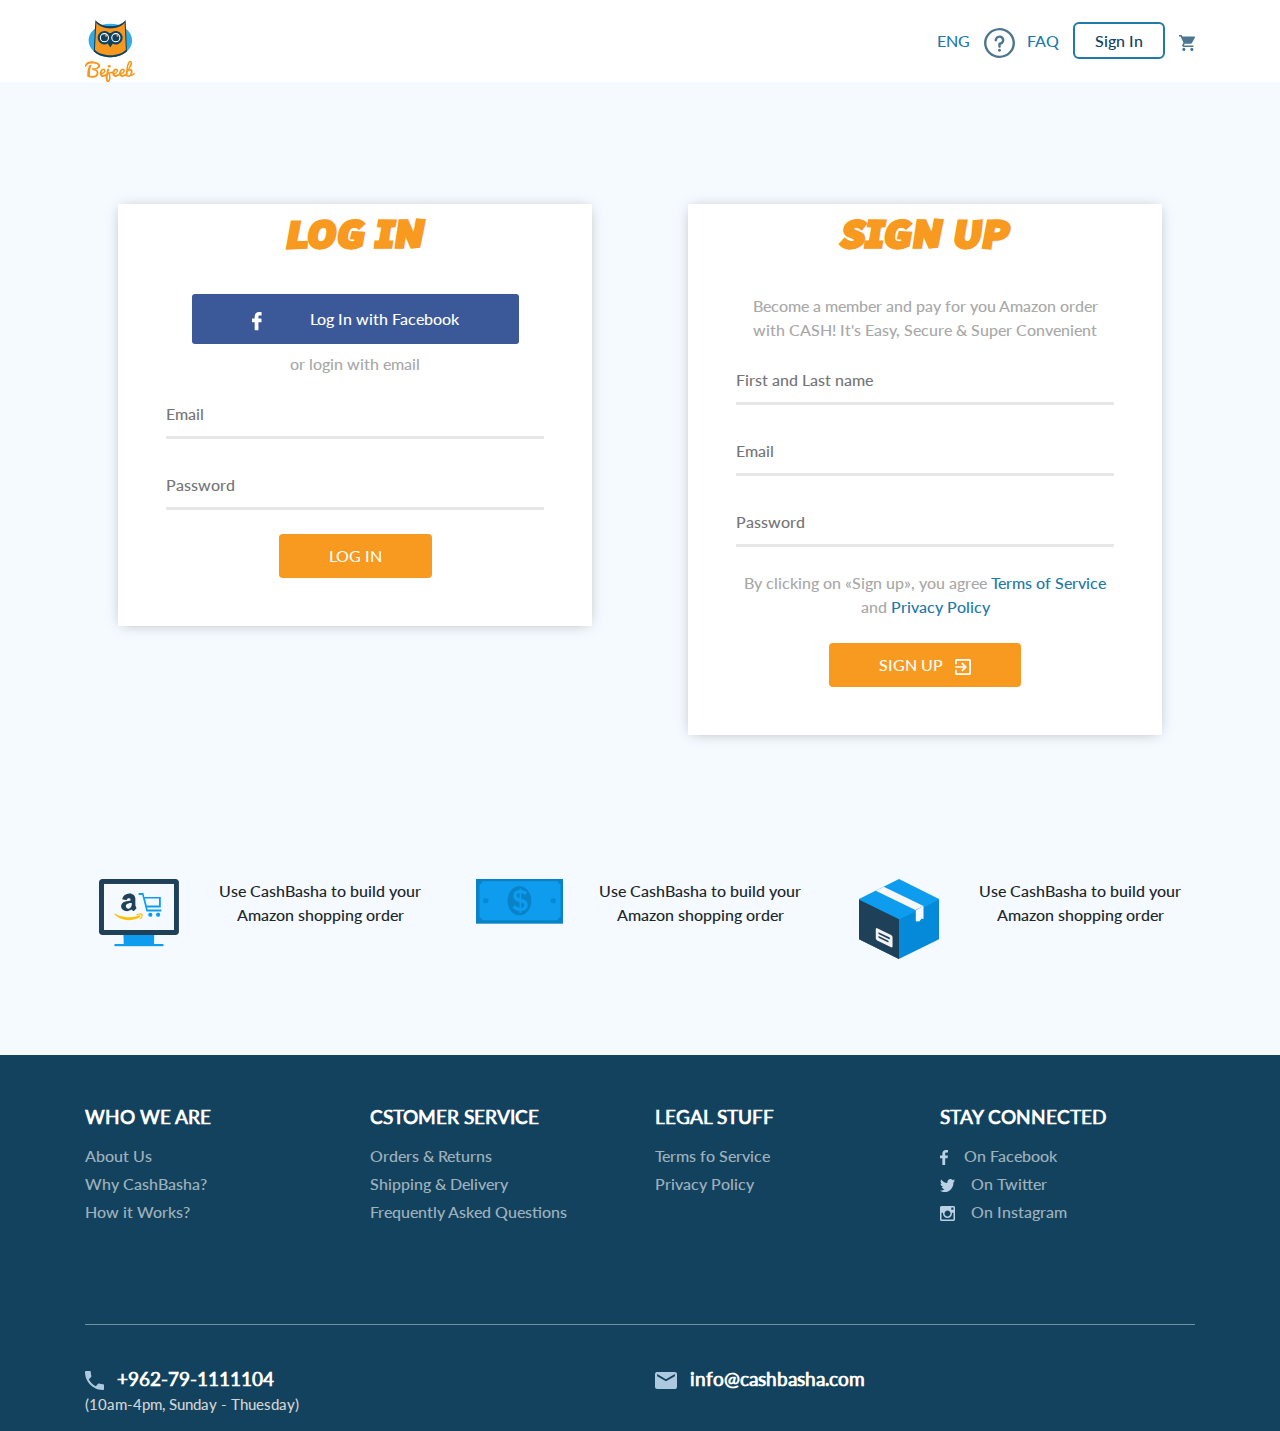
<file: pages/user.html>
<!DOCTYPE html>
<html lang="en">

<head>

    <meta charset="UTF-8">
    <meta name="viewport" content="width=device-width, initial-scale=1.0, maximum-scale=1, minimum-scale=1">
    <meta http-equiv="X-UA-Compatible" content="ie=edge">
    <link rel="shortcut icon" href="../img/logo.png" />
    <title>Bejeeb</title>
    <link rel="stylesheet" href="../vendor/css/reboot.min.css">
    <link rel="stylesheet" href="../vendor/css/grid.min.css">
    <link rel="stylesheet" href="../css/style.css">
</head>

<body>
    <header id="header">
        <nav id="top-nav" class="shadow-2">
            <div class="container">
                <div class="row">
                    <div class="col-md-2 offset-xl-0 offset-lg-0 offset-md-5 offset-sm-5 offset-5 logo">
                        <a href="../index.html">
                            <img src="../img/logo.svg" width="50px">
                        </a>
                    </div>
                    <div class="col-md-10 pt-2 ml-auto nav-items">
                        <ul class="m-auto">
                            <li class="text-uppercase">
                                <a href="#">Eng</a>
                            </li>
                            <li>
                                <a href="./faq.html">
                                    <img src="../img/faq.png" draggable="false">
                                    <span class="pl-2">FAQ</span>
                                </a>
                            </li>
                            <li>
                                <a href="../pages/user.html" class="outline-secondary-button">Sign In</a>
                            </li>
                            <li>
                                <a href="../pages/orders.html" class="cart">
                                    <img src="../img/cart.png" draggable="false">
                                </a>
                            </li>
                        </ul>
                    </div>
                </div>
            </div>
        </nav>

    </header>

    <section id="user" class="pb-5">
        <div class="user">
            <div class="container">
                <div class="row">
                    <div class="login-card mt-4 p-5 col-xl-6 col-md-12 p-3">
                        <div class="login shadow-2 pb-5 pr-5 pl-5 text-center">
                            <h1 class="text-primary primary-font text-uppercase">Log In</h1>
                            <a href="#" class="fb-login" class="pt-5 col-md-2">
                                <img src="../img/facebook-logo.png" class="pr-5">Log In with Facebook
                            </a>
                            <p class="pt-2">or login with email</p>
                            <form>
                                <div class="form-group primary-input">
                                    <input type="email" placeholder="Email" id="email">
                                </div>
                                <div class="form-group primary-input mt-4">
                                    <input type="password" placeholder="Password" id="password">
                                </div>
                                <button type="submit" class="primary-button mt-4 text-uppercase">Log in</button>

                            </form>
                        </div>
                    </div>
                    <div class="signup-card mt-4 p-5 col-xl-6 col-md-12 p-3">
                        <div class="signup shadow-2 pr-5 pl-5 pb-5 text-center">
                            <h1 class="text-primary primary-font text-uppercase">Sign Up</h1>
                            <p class="mt-3">Become a member and pay for you Amazon order with CASH! It's Easy, Secure & Super Convenient</p>
                            <form>
                                <div class="form-group primary-input">
                                    <input type="text" placeholder="First and Last name">
                                </div>
                                <div class="form-group primary-input mt-4">
                                    <input type="email" placeholder="Email">
                                </div>
                                <div class="form-group primary-input mt-4">
                                    <input type="password" placeholder="Password">
                                </div>
                                <p class="mt-4">By clicking on «Sign up», you agree
                                    <a href="#">Terms of Service</a> and
                                    <a href="#">Privacy Policy</a>
                                </p>
                                <button type="submit" class="primary-button mt-2 text-uppercase">Sign Up
                                    <img src="../img/sign up copy.png" class="pl-2">
                                </button>

                            </form>
                        </div>
                    </div>
                </div>
            </div>
        </div>
        <div class="service-prom pt-5 pb-5 mt-5">
            <div class="container">
                <div class="row">
                    <div class="col-md-4 pl-4 pr-4 text-center item">
                        <div class="row">
                            <div class="col-md-4 ">
                                <img src="../img/display.png" class="img-fluid">
                            </div>
                            <div class="col-md-8">
                                <p>Use CashBasha to build your Amazon shopping order</p>
                            </div>
                        </div>
                    </div>
                    <div class="col-md-4 pl-4 pr-4 text-center item">
                        <div class="row">
                            <div class="col-md-4">
                                <img src="../img/ic_money.png" class="img-fluid">
                            </div>
                            <div class="col-md-8">
                                <p>Use CashBasha to build your Amazon shopping order</p>
                            </div>
                        </div>
                    </div>
                    <div class="col-md-4 pl-4 pr-4 text-center item">
                        <div class="row">
                            <div class="col-md-4">
                                <img src="../img/box.png" class="img-fluid">
                            </div>
                            <div class="col-md-8">
                                <p>Use CashBasha to build your Amazon shopping order</p>
                            </div>
                        </div>
                    </div>
                </div>
            </div>
        </div>
    </section>



    <footer id="footer" class="pt-5 bg-secondary text-white">
        <div class="container">
            <div class="foot-links">
                <div class="row">
                    <div class="col-md-3 foot-item">
                        <h3 class="text-uppercase">Who We Are</h3>
                        <ul>
                            <li>
                                <a href="../pages/about.html">About Us</a>
                            </li>
                            <li>
                                <a href="#">Why CashBasha?</a>
                            </li>
                            <li>
                                <a href="#">How it Works?</a>
                            </li>
                        </ul>
                    </div>
                    <div class="col-md-3 foot-item">
                        <h3 class="text-uppercase">Cstomer Service</h3>
                        <ul>
                            <li>
                                <a href="../pages/orders.html">Orders & Returns</a>
                            </li>
                            <li>
                                <a href="../pages/checkout.html">Shipping & Delivery</a>
                            </li>
                            <li>
                                <a href="../pages/faq.html">Frequently Asked Questions</a>
                            </li>
                        </ul>
                    </div>
                    <div class="col-md-3 foot-item">
                        <h3 class="text-uppercase">Legal Stuff</h3>
                        <ul>
                            <li>
                                <a href="#">Terms fo Service </a>
                            </li>
                            <li>
                                <a href="#">Privacy Policy</a>
                            </li>
                        </ul>
                    </div>
                    <div class="col-md-3 foot-item">
                        <h3 class="text-uppercase">Stay Connected</h3>
                        <ul>
                            <li>
                                <a href="#">
                                    <img src="../img/fb.png" class="pr-3">On Facebook</a>
                            </li>
                            <li>
                                <a href="#">
                                    <img src="../img/twitter.png" class="pr-3">On Twitter</a>
                            </li>
                            <li>
                                <a href="#">
                                    <img src="../img/insta.png" class="pr-3">On Instagram</a>
                            </li>
                        </ul>
                    </div>
                </div>
            </div>
            <div class="foot-info">
                <div class="row">
                    <div class="col-md-6 foot-info">
                        <h3>
                            <img src="../img/phone copy.png" class="pr-2"> +962-79-1111104
                            <p>(10am-4pm, Sunday - Thuesday)</p>
                        </h3>
                    </div>
                    <div class="col-md-6 foot-info">
                        <h3>
                            <img src="../img/mail copy.png" class="pr-2">
                            <a href="mailto:info@cashbasha.com" class="text-white">info@cashbasha.com</a>
                            <!-- <p>(10am-4pm, Sunday - Thuesday)</p> -->
                        </h3>
                    </div>
                </div>
            </div>
        </div>
    </footer>
    <script src="../vendor/js/jquery-3.3.1.min.js"></script>
    <script src="../js/script.js"></script>
</body>

</html>
</file>
<file: css/style.css>
table {
  border: 1px solid white;
  border-collapse: collapse;
  margin: 0;
  padding: 0;
  width: 100%;
  table-layout: fixed; }
  table thead tr {
    border-bottom: 1px solid rgba(119, 136, 153, 0.37); }
    table thead tr th {
      padding: 20px; }

table tr {
  background-color: white;
  border-bottom: 1px solid rgba(122, 122, 122, 0.26);
  padding: .35em; }

table th,
table td {
  padding: .625em; }

table th {
  font-size: .85em;
  letter-spacing: .1em;
  text-transform: uppercase; }

@media screen and (max-width: 1024px) {
  table {
    border: 0; }
    table tr {
      border-bottom: 3px solid #ddd;
      display: block;
      margin-bottom: .625em; }
    table thead {
      border: none;
      clip: rect(0 0 0 0);
      height: 1px;
      margin: -1px;
      overflow: hidden;
      padding: 0;
      position: absolute;
      width: 1px; }
    table caption {
      font-size: 1.3em; }

  table td {
    border-bottom: 1px solid #ddd;
    display: block;
    font-size: .8em;
    text-align: right; }

  table td::before {
    /*
    * aria-label has no advantage, it won't be read inside a table
    content: attr(aria-label);
    */
    content: attr(data-label);
    float: left;
    font-weight: bold;
    text-transform: uppercase; }

  table td:last-child {
    border-bottom: 0; } }
.primary-dot {
  height: 10px;
  width: 10px;
  border-radius: 50%;
  background: #F89920;
  display: inline-block; }

.fb-login {
  color: white;
  display: inline-block;
  background: #3b5998;
  padding: 13px 60px;
  border-radius: 3px; }
  .fb-login:hover {
    color: white; }

section > div .header h1.primary-color {
  font-size: 2.5em !important;
  letter-spacing: 4px; }

.md-radio {
  margin: 16px 0; }
  .md-radio.md-radio-inline {
    display: inline-block; }
  .md-radio input[type="radio"] {
    display: none; }
    .md-radio input[type="radio"]:checked + label:before {
      border-color: #337ab7;
      -webkit-animation: ripple 0.2s linear forwards;
              animation: ripple 0.2s linear forwards; }
    .md-radio input[type="radio"]:checked + label:after {
      -webkit-transform: scale(1);
              transform: scale(1); }
  .md-radio label {
    display: inline-block;
    height: 20px;
    position: relative;
    padding: 0 30px;
    margin-bottom: 0;
    cursor: pointer;
    vertical-align: bottom; }
    .md-radio label:before, .md-radio label:after {
      position: absolute;
      content: '';
      border-radius: 50%;
      -webkit-transition: all .3s ease;
      transition: all .3s ease;
      -webkit-transition-property: border-color, -webkit-transform;
      transition-property: border-color, -webkit-transform;
      transition-property: transform, border-color;
      transition-property: transform, border-color, -webkit-transform; }
    .md-radio label:before {
      left: 0;
      top: 0;
      width: 20px;
      height: 20px;
      border: 2px solid rgba(0, 0, 0, 0.54); }
    .md-radio label:after {
      top: 5px;
      left: 5px;
      width: 10px;
      height: 10px;
      -webkit-transform: scale(0);
              transform: scale(0);
      background: #337ab7; }

html, body {
  overflow-x: hidden;
  font-family: "Lato";
  position: relative; }

* {
  -webkit-tap-highlight-color: transparent; }

*, *:before, *:after {
  -webkit-box-sizing: border-box;
          box-sizing: border-box; }

a {
  text-decoration: none !important;
  color: #2178ab; }
  a:hover {
    color: none; }

button {
  -webkit-user-select: none;
     -moz-user-select: none;
      -ms-user-select: none;
          user-select: none; }

button,
input, select {
  outline: none !important; }

.primary-font {
  font-family: "Souses"; }

.primary-color {
  color: #F89920; }

.seconadry-color {
  color: #12425E; }

.shadow-1 {
  -webkit-box-shadow: 10px 10px 14px -9px #a8a8a8;
          box-shadow: 10px 10px 14px -9px #a8a8a8; }

.shadow-2 {
  -webkit-box-shadow: 0 1px 14px -4px #a8a8a8 !important;
          box-shadow: 0 1px 14px -4px #a8a8a8 !important; }

.primary-button {
  background: #F89920;
  color: white;
  padding: 10px 20px;
  border: none;
  cursor: pointer;
  -webkit-transition: all .3s ease;
  transition: all .3s ease;
  border-radius: 4px; }
  .primary-button:hover {
    background: #de7f07; }

.primary-input label {
  font-size: .7em;
  color: #aaaaaa;
  position: relative;
  top: 15px; }
.primary-input input {
  color: #12425E;
  border: none;
  padding: 10px 0px;
  border-bottom: 3px solid rgba(211, 211, 211, 0.55);
  width: 100%; }
  .primary-input input:focus {
    border-bottom: 3px solid #227eb4; }
.primary-input select {
  border: none;
  border-bottom: 3px solid rgba(211, 211, 211, 0.55);
  color: grey;
  cursor: pointer; }

.secondary-input {
  -webkit-box-shadow: 10px 10px 14px -9px #a8a8a8;
          box-shadow: 10px 10px 14px -9px #a8a8a8;
  border: none;
  padding: 10px 20px; }

.outline-primary-button {
  display: inline-block;
  color: #F89920;
  border: 2px solid #f9a439;
  border-radius: 6px;
  font-family: "Lato";
  padding: 7px 20px; }
  .outline-primary-button:hover {
    color: #F89920 !important; }

.outline-secondary-button {
  color: #12425E;
  border: 2px solid #2178ab;
  border-radius: 6px;
  font-family: "Lato";
  padding: 7px 20px; }

.text-success {
  color: #12B609; }

.text-progress {
  color: #F89920; }

.text-danger {
  color: #EE3131; }

.text-primary {
  color: #F89920; }

.text-green {
  color: #3cba54; }

.text-secondary {
  color: #12425E; }

.text-center {
  text-align: center; }

.text-white {
  color: white; }

.text-uppercase {
  text-transform: uppercase; }

.bg-secondary {
  background: #12425E; }

.m-0 {
  margin: 0 !important; }

.mt-0,
.my-0 {
  margin-top: 0 !important; }

.mr-0,
.mx-0 {
  margin-right: 0 !important; }

.mb-0,
.my-0 {
  margin-bottom: 0 !important; }

.ml-0,
.mx-0 {
  margin-left: 0 !important; }

.m-1 {
  margin: 0.25rem !important; }

.mt-1,
.my-1 {
  margin-top: 0.25rem !important; }

.mr-1,
.mx-1 {
  margin-right: 0.25rem !important; }

.mb-1,
.my-1 {
  margin-bottom: 0.25rem !important; }

.ml-1,
.mx-1 {
  margin-left: 0.25rem !important; }

.m-2 {
  margin: 0.5rem !important; }

.mt-2,
.my-2 {
  margin-top: 0.5rem !important; }

.mr-2,
.mx-2 {
  margin-right: 0.5rem !important; }

.mb-2,
.my-2 {
  margin-bottom: 0.5rem !important; }

.ml-2,
.mx-2 {
  margin-left: 0.5rem !important; }

.m-3 {
  margin: 1rem !important; }

.mt-3,
.my-3 {
  margin-top: 1rem !important; }

.mr-3,
.mx-3 {
  margin-right: 1rem !important; }

.mb-3,
.my-3 {
  margin-bottom: 1rem !important; }

.ml-3,
.mx-3 {
  margin-left: 1rem !important; }

.m-4 {
  margin: 1.5rem !important; }

.mt-4,
.my-4 {
  margin-top: 1.5rem !important; }

.mr-4,
.mx-4 {
  margin-right: 1.5rem !important; }

.mb-4,
.my-4 {
  margin-bottom: 1.5rem !important; }

.ml-4,
.mx-4 {
  margin-left: 1.5rem !important; }

.m-5 {
  margin: 3rem !important; }

.mt-5,
.my-5 {
  margin-top: 3rem !important; }

.mr-5,
.mx-5 {
  margin-right: 3rem !important; }

.mb-5,
.my-5 {
  margin-bottom: 3rem !important; }

.ml-5,
.mx-5 {
  margin-left: 3rem !important; }

.p-0 {
  padding: 0 !important; }

.pt-0,
.py-0 {
  padding-top: 0 !important; }

.pr-0,
.px-0 {
  padding-right: 0 !important; }

.pb-0,
.py-0 {
  padding-bottom: 0 !important; }

.pl-0,
.px-0 {
  padding-left: 0 !important; }

.p-1 {
  padding: 0.25rem !important; }

.pt-1,
.py-1 {
  padding-top: 0.25rem !important; }

.pr-1,
.px-1 {
  padding-right: 0.25rem !important; }

.pb-1,
.py-1 {
  padding-bottom: 0.25rem !important; }

.pl-1,
.px-1 {
  padding-left: 0.25rem !important; }

.p-2 {
  padding: 0.5rem !important; }

.pt-2,
.py-2 {
  padding-top: 0.5rem !important; }

.pr-2,
.px-2 {
  padding-right: 0.5rem !important; }

.pb-2,
.py-2 {
  padding-bottom: 0.5rem !important; }

.pl-2,
.px-2 {
  padding-left: 0.5rem !important; }

.p-3 {
  padding: 1rem !important; }

.pt-3,
.py-3 {
  padding-top: 1rem !important; }

.pr-3,
.px-3 {
  padding-right: 1rem !important; }

.pb-3,
.py-3 {
  padding-bottom: 1rem !important; }

.pl-3,
.px-3 {
  padding-left: 1rem !important; }

.p-4 {
  padding: 1.5rem !important; }

.pt-4,
.py-4 {
  padding-top: 1.5rem !important; }

.pr-4,
.px-4 {
  padding-right: 1.5rem !important; }

.pb-4,
.py-4 {
  padding-bottom: 1.5rem !important; }

.pl-4,
.px-4 {
  padding-left: 1.5rem !important; }

.p-5 {
  padding: 3rem !important; }

.pt-5,
.py-5 {
  padding-top: 3rem !important; }

.pr-5,
.px-5 {
  padding-right: 3rem !important; }

.pb-5,
.py-5 {
  padding-bottom: 3rem !important; }

.pl-5,
.px-5 {
  padding-left: 3rem !important; }

.m-auto {
  margin: auto !important; }

.mt-auto,
.my-auto {
  margin-top: auto !important; }

.mr-auto,
.mx-auto {
  margin-right: auto !important; }

.mb-auto,
.my-auto {
  margin-bottom: auto !important; }

.ml-auto,
.mx-auto {
  margin-left: auto !important; }

@media (min-width: 576px) {
  .m-sm-0 {
    margin: 0 !important; }

  .mt-sm-0,
  .my-sm-0 {
    margin-top: 0 !important; }

  .mr-sm-0,
  .mx-sm-0 {
    margin-right: 0 !important; }

  .mb-sm-0,
  .my-sm-0 {
    margin-bottom: 0 !important; }

  .ml-sm-0,
  .mx-sm-0 {
    margin-left: 0 !important; }

  .m-sm-1 {
    margin: 0.25rem !important; }

  .mt-sm-1,
  .my-sm-1 {
    margin-top: 0.25rem !important; }

  .mr-sm-1,
  .mx-sm-1 {
    margin-right: 0.25rem !important; }

  .mb-sm-1,
  .my-sm-1 {
    margin-bottom: 0.25rem !important; }

  .ml-sm-1,
  .mx-sm-1 {
    margin-left: 0.25rem !important; }

  .m-sm-2 {
    margin: 0.5rem !important; }

  .mt-sm-2,
  .my-sm-2 {
    margin-top: 0.5rem !important; }

  .mr-sm-2,
  .mx-sm-2 {
    margin-right: 0.5rem !important; }

  .mb-sm-2,
  .my-sm-2 {
    margin-bottom: 0.5rem !important; }

  .ml-sm-2,
  .mx-sm-2 {
    margin-left: 0.5rem !important; }

  .m-sm-3 {
    margin: 1rem !important; }

  .mt-sm-3,
  .my-sm-3 {
    margin-top: 1rem !important; }

  .mr-sm-3,
  .mx-sm-3 {
    margin-right: 1rem !important; }

  .mb-sm-3,
  .my-sm-3 {
    margin-bottom: 1rem !important; }

  .ml-sm-3,
  .mx-sm-3 {
    margin-left: 1rem !important; }

  .m-sm-4 {
    margin: 1.5rem !important; }

  .mt-sm-4,
  .my-sm-4 {
    margin-top: 1.5rem !important; }

  .mr-sm-4,
  .mx-sm-4 {
    margin-right: 1.5rem !important; }

  .mb-sm-4,
  .my-sm-4 {
    margin-bottom: 1.5rem !important; }

  .ml-sm-4,
  .mx-sm-4 {
    margin-left: 1.5rem !important; }

  .m-sm-5 {
    margin: 3rem !important; }

  .mt-sm-5,
  .my-sm-5 {
    margin-top: 3rem !important; }

  .mr-sm-5,
  .mx-sm-5 {
    margin-right: 3rem !important; }

  .mb-sm-5,
  .my-sm-5 {
    margin-bottom: 3rem !important; }

  .ml-sm-5,
  .mx-sm-5 {
    margin-left: 3rem !important; }

  .p-sm-0 {
    padding: 0 !important; }

  .pt-sm-0,
  .py-sm-0 {
    padding-top: 0 !important; }

  .pr-sm-0,
  .px-sm-0 {
    padding-right: 0 !important; }

  .pb-sm-0,
  .py-sm-0 {
    padding-bottom: 0 !important; }

  .pl-sm-0,
  .px-sm-0 {
    padding-left: 0 !important; }

  .p-sm-1 {
    padding: 0.25rem !important; }

  .pt-sm-1,
  .py-sm-1 {
    padding-top: 0.25rem !important; }

  .pr-sm-1,
  .px-sm-1 {
    padding-right: 0.25rem !important; }

  .pb-sm-1,
  .py-sm-1 {
    padding-bottom: 0.25rem !important; }

  .pl-sm-1,
  .px-sm-1 {
    padding-left: 0.25rem !important; }

  .p-sm-2 {
    padding: 0.5rem !important; }

  .pt-sm-2,
  .py-sm-2 {
    padding-top: 0.5rem !important; }

  .pr-sm-2,
  .px-sm-2 {
    padding-right: 0.5rem !important; }

  .pb-sm-2,
  .py-sm-2 {
    padding-bottom: 0.5rem !important; }

  .pl-sm-2,
  .px-sm-2 {
    padding-left: 0.5rem !important; }

  .p-sm-3 {
    padding: 1rem !important; }

  .pt-sm-3,
  .py-sm-3 {
    padding-top: 1rem !important; }

  .pr-sm-3,
  .px-sm-3 {
    padding-right: 1rem !important; }

  .pb-sm-3,
  .py-sm-3 {
    padding-bottom: 1rem !important; }

  .pl-sm-3,
  .px-sm-3 {
    padding-left: 1rem !important; }

  .p-sm-4 {
    padding: 1.5rem !important; }

  .pt-sm-4,
  .py-sm-4 {
    padding-top: 1.5rem !important; }

  .pr-sm-4,
  .px-sm-4 {
    padding-right: 1.5rem !important; }

  .pb-sm-4,
  .py-sm-4 {
    padding-bottom: 1.5rem !important; }

  .pl-sm-4,
  .px-sm-4 {
    padding-left: 1.5rem !important; }

  .p-sm-5 {
    padding: 3rem !important; }

  .pt-sm-5,
  .py-sm-5 {
    padding-top: 3rem !important; }

  .pr-sm-5,
  .px-sm-5 {
    padding-right: 3rem !important; }

  .pb-sm-5,
  .py-sm-5 {
    padding-bottom: 3rem !important; }

  .pl-sm-5,
  .px-sm-5 {
    padding-left: 3rem !important; }

  .m-sm-auto {
    margin: auto !important; }

  .mt-sm-auto,
  .my-sm-auto {
    margin-top: auto !important; }

  .mr-sm-auto,
  .mx-sm-auto {
    margin-right: auto !important; }

  .mb-sm-auto,
  .my-sm-auto {
    margin-bottom: auto !important; }

  .ml-sm-auto,
  .mx-sm-auto {
    margin-left: auto !important; } }
@media (min-width: 768px) {
  .m-md-0 {
    margin: 0 !important; }

  .mt-md-0,
  .my-md-0 {
    margin-top: 0 !important; }

  .mr-md-0,
  .mx-md-0 {
    margin-right: 0 !important; }

  .mb-md-0,
  .my-md-0 {
    margin-bottom: 0 !important; }

  .ml-md-0,
  .mx-md-0 {
    margin-left: 0 !important; }

  .m-md-1 {
    margin: 0.25rem !important; }

  .mt-md-1,
  .my-md-1 {
    margin-top: 0.25rem !important; }

  .mr-md-1,
  .mx-md-1 {
    margin-right: 0.25rem !important; }

  .mb-md-1,
  .my-md-1 {
    margin-bottom: 0.25rem !important; }

  .ml-md-1,
  .mx-md-1 {
    margin-left: 0.25rem !important; }

  .m-md-2 {
    margin: 0.5rem !important; }

  .mt-md-2,
  .my-md-2 {
    margin-top: 0.5rem !important; }

  .mr-md-2,
  .mx-md-2 {
    margin-right: 0.5rem !important; }

  .mb-md-2,
  .my-md-2 {
    margin-bottom: 0.5rem !important; }

  .ml-md-2,
  .mx-md-2 {
    margin-left: 0.5rem !important; }

  .m-md-3 {
    margin: 1rem !important; }

  .mt-md-3,
  .my-md-3 {
    margin-top: 1rem !important; }

  .mr-md-3,
  .mx-md-3 {
    margin-right: 1rem !important; }

  .mb-md-3,
  .my-md-3 {
    margin-bottom: 1rem !important; }

  .ml-md-3,
  .mx-md-3 {
    margin-left: 1rem !important; }

  .m-md-4 {
    margin: 1.5rem !important; }

  .mt-md-4,
  .my-md-4 {
    margin-top: 1.5rem !important; }

  .mr-md-4,
  .mx-md-4 {
    margin-right: 1.5rem !important; }

  .mb-md-4,
  .my-md-4 {
    margin-bottom: 1.5rem !important; }

  .ml-md-4,
  .mx-md-4 {
    margin-left: 1.5rem !important; }

  .m-md-5 {
    margin: 3rem !important; }

  .mt-md-5,
  .my-md-5 {
    margin-top: 3rem !important; }

  .mr-md-5,
  .mx-md-5 {
    margin-right: 3rem !important; }

  .mb-md-5,
  .my-md-5 {
    margin-bottom: 3rem !important; }

  .ml-md-5,
  .mx-md-5 {
    margin-left: 3rem !important; }

  .p-md-0 {
    padding: 0 !important; }

  .pt-md-0,
  .py-md-0 {
    padding-top: 0 !important; }

  .pr-md-0,
  .px-md-0 {
    padding-right: 0 !important; }

  .pb-md-0,
  .py-md-0 {
    padding-bottom: 0 !important; }

  .pl-md-0,
  .px-md-0 {
    padding-left: 0 !important; }

  .p-md-1 {
    padding: 0.25rem !important; }

  .pt-md-1,
  .py-md-1 {
    padding-top: 0.25rem !important; }

  .pr-md-1,
  .px-md-1 {
    padding-right: 0.25rem !important; }

  .pb-md-1,
  .py-md-1 {
    padding-bottom: 0.25rem !important; }

  .pl-md-1,
  .px-md-1 {
    padding-left: 0.25rem !important; }

  .p-md-2 {
    padding: 0.5rem !important; }

  .pt-md-2,
  .py-md-2 {
    padding-top: 0.5rem !important; }

  .pr-md-2,
  .px-md-2 {
    padding-right: 0.5rem !important; }

  .pb-md-2,
  .py-md-2 {
    padding-bottom: 0.5rem !important; }

  .pl-md-2,
  .px-md-2 {
    padding-left: 0.5rem !important; }

  .p-md-3 {
    padding: 1rem !important; }

  .pt-md-3,
  .py-md-3 {
    padding-top: 1rem !important; }

  .pr-md-3,
  .px-md-3 {
    padding-right: 1rem !important; }

  .pb-md-3,
  .py-md-3 {
    padding-bottom: 1rem !important; }

  .pl-md-3,
  .px-md-3 {
    padding-left: 1rem !important; }

  .p-md-4 {
    padding: 1.5rem !important; }

  .pt-md-4,
  .py-md-4 {
    padding-top: 1.5rem !important; }

  .pr-md-4,
  .px-md-4 {
    padding-right: 1.5rem !important; }

  .pb-md-4,
  .py-md-4 {
    padding-bottom: 1.5rem !important; }

  .pl-md-4,
  .px-md-4 {
    padding-left: 1.5rem !important; }

  .p-md-5 {
    padding: 3rem !important; }

  .pt-md-5,
  .py-md-5 {
    padding-top: 3rem !important; }

  .pr-md-5,
  .px-md-5 {
    padding-right: 3rem !important; }

  .pb-md-5,
  .py-md-5 {
    padding-bottom: 3rem !important; }

  .pl-md-5,
  .px-md-5 {
    padding-left: 3rem !important; }

  .m-md-auto {
    margin: auto !important; }

  .mt-md-auto,
  .my-md-auto {
    margin-top: auto !important; }

  .mr-md-auto,
  .mx-md-auto {
    margin-right: auto !important; }

  .mb-md-auto,
  .my-md-auto {
    margin-bottom: auto !important; }

  .ml-md-auto,
  .mx-md-auto {
    margin-left: auto !important; } }
@media (min-width: 992px) {
  .m-lg-0 {
    margin: 0 !important; }

  .mt-lg-0,
  .my-lg-0 {
    margin-top: 0 !important; }

  .mr-lg-0,
  .mx-lg-0 {
    margin-right: 0 !important; }

  .mb-lg-0,
  .my-lg-0 {
    margin-bottom: 0 !important; }

  .ml-lg-0,
  .mx-lg-0 {
    margin-left: 0 !important; }

  .m-lg-1 {
    margin: 0.25rem !important; }

  .mt-lg-1,
  .my-lg-1 {
    margin-top: 0.25rem !important; }

  .mr-lg-1,
  .mx-lg-1 {
    margin-right: 0.25rem !important; }

  .mb-lg-1,
  .my-lg-1 {
    margin-bottom: 0.25rem !important; }

  .ml-lg-1,
  .mx-lg-1 {
    margin-left: 0.25rem !important; }

  .m-lg-2 {
    margin: 0.5rem !important; }

  .mt-lg-2,
  .my-lg-2 {
    margin-top: 0.5rem !important; }

  .mr-lg-2,
  .mx-lg-2 {
    margin-right: 0.5rem !important; }

  .mb-lg-2,
  .my-lg-2 {
    margin-bottom: 0.5rem !important; }

  .ml-lg-2,
  .mx-lg-2 {
    margin-left: 0.5rem !important; }

  .m-lg-3 {
    margin: 1rem !important; }

  .mt-lg-3,
  .my-lg-3 {
    margin-top: 1rem !important; }

  .mr-lg-3,
  .mx-lg-3 {
    margin-right: 1rem !important; }

  .mb-lg-3,
  .my-lg-3 {
    margin-bottom: 1rem !important; }

  .ml-lg-3,
  .mx-lg-3 {
    margin-left: 1rem !important; }

  .m-lg-4 {
    margin: 1.5rem !important; }

  .mt-lg-4,
  .my-lg-4 {
    margin-top: 1.5rem !important; }

  .mr-lg-4,
  .mx-lg-4 {
    margin-right: 1.5rem !important; }

  .mb-lg-4,
  .my-lg-4 {
    margin-bottom: 1.5rem !important; }

  .ml-lg-4,
  .mx-lg-4 {
    margin-left: 1.5rem !important; }

  .m-lg-5 {
    margin: 3rem !important; }

  .mt-lg-5,
  .my-lg-5 {
    margin-top: 3rem !important; }

  .mr-lg-5,
  .mx-lg-5 {
    margin-right: 3rem !important; }

  .mb-lg-5,
  .my-lg-5 {
    margin-bottom: 3rem !important; }

  .ml-lg-5,
  .mx-lg-5 {
    margin-left: 3rem !important; }

  .p-lg-0 {
    padding: 0 !important; }

  .pt-lg-0,
  .py-lg-0 {
    padding-top: 0 !important; }

  .pr-lg-0,
  .px-lg-0 {
    padding-right: 0 !important; }

  .pb-lg-0,
  .py-lg-0 {
    padding-bottom: 0 !important; }

  .pl-lg-0,
  .px-lg-0 {
    padding-left: 0 !important; }

  .p-lg-1 {
    padding: 0.25rem !important; }

  .pt-lg-1,
  .py-lg-1 {
    padding-top: 0.25rem !important; }

  .pr-lg-1,
  .px-lg-1 {
    padding-right: 0.25rem !important; }

  .pb-lg-1,
  .py-lg-1 {
    padding-bottom: 0.25rem !important; }

  .pl-lg-1,
  .px-lg-1 {
    padding-left: 0.25rem !important; }

  .p-lg-2 {
    padding: 0.5rem !important; }

  .pt-lg-2,
  .py-lg-2 {
    padding-top: 0.5rem !important; }

  .pr-lg-2,
  .px-lg-2 {
    padding-right: 0.5rem !important; }

  .pb-lg-2,
  .py-lg-2 {
    padding-bottom: 0.5rem !important; }

  .pl-lg-2,
  .px-lg-2 {
    padding-left: 0.5rem !important; }

  .p-lg-3 {
    padding: 1rem !important; }

  .pt-lg-3,
  .py-lg-3 {
    padding-top: 1rem !important; }

  .pr-lg-3,
  .px-lg-3 {
    padding-right: 1rem !important; }

  .pb-lg-3,
  .py-lg-3 {
    padding-bottom: 1rem !important; }

  .pl-lg-3,
  .px-lg-3 {
    padding-left: 1rem !important; }

  .p-lg-4 {
    padding: 1.5rem !important; }

  .pt-lg-4,
  .py-lg-4 {
    padding-top: 1.5rem !important; }

  .pr-lg-4,
  .px-lg-4 {
    padding-right: 1.5rem !important; }

  .pb-lg-4,
  .py-lg-4 {
    padding-bottom: 1.5rem !important; }

  .pl-lg-4,
  .px-lg-4 {
    padding-left: 1.5rem !important; }

  .p-lg-5 {
    padding: 3rem !important; }

  .pt-lg-5,
  .py-lg-5 {
    padding-top: 3rem !important; }

  .pr-lg-5,
  .px-lg-5 {
    padding-right: 3rem !important; }

  .pb-lg-5,
  .py-lg-5 {
    padding-bottom: 3rem !important; }

  .pl-lg-5,
  .px-lg-5 {
    padding-left: 3rem !important; }

  .m-lg-auto {
    margin: auto !important; }

  .mt-lg-auto,
  .my-lg-auto {
    margin-top: auto !important; }

  .mr-lg-auto,
  .mx-lg-auto {
    margin-right: auto !important; }

  .mb-lg-auto,
  .my-lg-auto {
    margin-bottom: auto !important; }

  .ml-lg-auto,
  .mx-lg-auto {
    margin-left: auto !important; } }
@media (min-width: 1200px) {
  .m-xl-0 {
    margin: 0 !important; }

  .mt-xl-0,
  .my-xl-0 {
    margin-top: 0 !important; }

  .mr-xl-0,
  .mx-xl-0 {
    margin-right: 0 !important; }

  .mb-xl-0,
  .my-xl-0 {
    margin-bottom: 0 !important; }

  .ml-xl-0,
  .mx-xl-0 {
    margin-left: 0 !important; }

  .m-xl-1 {
    margin: 0.25rem !important; }

  .mt-xl-1,
  .my-xl-1 {
    margin-top: 0.25rem !important; }

  .mr-xl-1,
  .mx-xl-1 {
    margin-right: 0.25rem !important; }

  .mb-xl-1,
  .my-xl-1 {
    margin-bottom: 0.25rem !important; }

  .ml-xl-1,
  .mx-xl-1 {
    margin-left: 0.25rem !important; }

  .m-xl-2 {
    margin: 0.5rem !important; }

  .mt-xl-2,
  .my-xl-2 {
    margin-top: 0.5rem !important; }

  .mr-xl-2,
  .mx-xl-2 {
    margin-right: 0.5rem !important; }

  .mb-xl-2,
  .my-xl-2 {
    margin-bottom: 0.5rem !important; }

  .ml-xl-2,
  .mx-xl-2 {
    margin-left: 0.5rem !important; }

  .m-xl-3 {
    margin: 1rem !important; }

  .mt-xl-3,
  .my-xl-3 {
    margin-top: 1rem !important; }

  .mr-xl-3,
  .mx-xl-3 {
    margin-right: 1rem !important; }

  .mb-xl-3,
  .my-xl-3 {
    margin-bottom: 1rem !important; }

  .ml-xl-3,
  .mx-xl-3 {
    margin-left: 1rem !important; }

  .m-xl-4 {
    margin: 1.5rem !important; }

  .mt-xl-4,
  .my-xl-4 {
    margin-top: 1.5rem !important; }

  .mr-xl-4,
  .mx-xl-4 {
    margin-right: 1.5rem !important; }

  .mb-xl-4,
  .my-xl-4 {
    margin-bottom: 1.5rem !important; }

  .ml-xl-4,
  .mx-xl-4 {
    margin-left: 1.5rem !important; }

  .m-xl-5 {
    margin: 3rem !important; }

  .mt-xl-5,
  .my-xl-5 {
    margin-top: 3rem !important; }

  .mr-xl-5,
  .mx-xl-5 {
    margin-right: 3rem !important; }

  .mb-xl-5,
  .my-xl-5 {
    margin-bottom: 3rem !important; }

  .ml-xl-5,
  .mx-xl-5 {
    margin-left: 3rem !important; }

  .p-xl-0 {
    padding: 0 !important; }

  .pt-xl-0,
  .py-xl-0 {
    padding-top: 0 !important; }

  .pr-xl-0,
  .px-xl-0 {
    padding-right: 0 !important; }

  .pb-xl-0,
  .py-xl-0 {
    padding-bottom: 0 !important; }

  .pl-xl-0,
  .px-xl-0 {
    padding-left: 0 !important; }

  .p-xl-1 {
    padding: 0.25rem !important; }

  .pt-xl-1,
  .py-xl-1 {
    padding-top: 0.25rem !important; }

  .pr-xl-1,
  .px-xl-1 {
    padding-right: 0.25rem !important; }

  .pb-xl-1,
  .py-xl-1 {
    padding-bottom: 0.25rem !important; }

  .pl-xl-1,
  .px-xl-1 {
    padding-left: 0.25rem !important; }

  .p-xl-2 {
    padding: 0.5rem !important; }

  .pt-xl-2,
  .py-xl-2 {
    padding-top: 0.5rem !important; }

  .pr-xl-2,
  .px-xl-2 {
    padding-right: 0.5rem !important; }

  .pb-xl-2,
  .py-xl-2 {
    padding-bottom: 0.5rem !important; }

  .pl-xl-2,
  .px-xl-2 {
    padding-left: 0.5rem !important; }

  .p-xl-3 {
    padding: 1rem !important; }

  .pt-xl-3,
  .py-xl-3 {
    padding-top: 1rem !important; }

  .pr-xl-3,
  .px-xl-3 {
    padding-right: 1rem !important; }

  .pb-xl-3,
  .py-xl-3 {
    padding-bottom: 1rem !important; }

  .pl-xl-3,
  .px-xl-3 {
    padding-left: 1rem !important; }

  .p-xl-4 {
    padding: 1.5rem !important; }

  .pt-xl-4,
  .py-xl-4 {
    padding-top: 1.5rem !important; }

  .pr-xl-4,
  .px-xl-4 {
    padding-right: 1.5rem !important; }

  .pb-xl-4,
  .py-xl-4 {
    padding-bottom: 1.5rem !important; }

  .pl-xl-4,
  .px-xl-4 {
    padding-left: 1.5rem !important; }

  .p-xl-5 {
    padding: 3rem !important; }

  .pt-xl-5,
  .py-xl-5 {
    padding-top: 3rem !important; }

  .pr-xl-5,
  .px-xl-5 {
    padding-right: 3rem !important; }

  .pb-xl-5,
  .py-xl-5 {
    padding-bottom: 3rem !important; }

  .pl-xl-5,
  .px-xl-5 {
    padding-left: 3rem !important; }

  .m-xl-auto {
    margin: auto !important; }

  .mt-xl-auto,
  .my-xl-auto {
    margin-top: auto !important; }

  .mr-xl-auto,
  .mx-xl-auto {
    margin-right: auto !important; }

  .mb-xl-auto,
  .my-xl-auto {
    margin-bottom: auto !important; }

  .ml-xl-auto,
  .mx-xl-auto {
    margin-left: auto !important; } }
.text-justify {
  text-align: justify !important; }

.text-nowrap {
  white-space: nowrap !important; }

.text-truncate {
  overflow: hidden;
  text-overflow: ellipsis;
  white-space: nowrap; }

.float-left {
  float: left !important; }

.float-right {
  float: right !important; }

@media only screen and (max-width: 1024px) {
  #header #top-nav {
    padding-bottom: 13px; }

  #services .sec1 .row .item:nth-child(2) {
    border: none; } }
@media only screen and (max-width: 768px) {
  #header #top-nav .nav-items {
    font-size: .6em; }

  .fb-login {
    font-size: .8em;
    padding: 5px 10px; }

  section > div .header h1.primary-color {
    font-size: 1.2em !important; }

  #user .login-card, #user .signup-card {
    padding: 15px !important; } }
@-webkit-keyframes ripple {
  0% {
    -webkit-box-shadow: 0px 0px 0px 1px rgba(0, 0, 0, 0);
            box-shadow: 0px 0px 0px 1px rgba(0, 0, 0, 0); }
  50% {
    -webkit-box-shadow: 0px 0px 0px 15px rgba(0, 0, 0, 0.1);
            box-shadow: 0px 0px 0px 15px rgba(0, 0, 0, 0.1); }
  100% {
    -webkit-box-shadow: 0px 0px 0px 15px rgba(0, 0, 0, 0);
            box-shadow: 0px 0px 0px 15px rgba(0, 0, 0, 0); } }
@keyframes ripple {
  0% {
    -webkit-box-shadow: 0px 0px 0px 1px rgba(0, 0, 0, 0);
            box-shadow: 0px 0px 0px 1px rgba(0, 0, 0, 0); }
  50% {
    -webkit-box-shadow: 0px 0px 0px 15px rgba(0, 0, 0, 0.1);
            box-shadow: 0px 0px 0px 15px rgba(0, 0, 0, 0.1); }
  100% {
    -webkit-box-shadow: 0px 0px 0px 15px rgba(0, 0, 0, 0);
            box-shadow: 0px 0px 0px 15px rgba(0, 0, 0, 0); } }
#user .user h1 {
  font-size: 2.5em;
  margin-bottom: 30px; }
#user .user .login,
#user .user .signup {
  background: white;
  -webkit-box-shadow: -1px 6px 14px -9px #a8a8a8;
          box-shadow: -1px 6px 14px -9px #a8a8a8; }
  #user .user .login button.primary-button,
  #user .user .signup button.primary-button {
    -webkit-box-shadow: none !important;
            box-shadow: none !important;
    padding: 10px 50px !important; }
  #user .user .login p,
  #user .user .signup p {
    color: #a8a8a8; }

#successfully .successfully .successfully-card .success-card-item {
  padding: 30px; }
  #successfully .successfully .successfully-card .success-card-item .success-item {
    background: white;
    position: relative;
    min-height: 600px; }
    #successfully .successfully .successfully-card .success-card-item .success-item .success-item-header {
      background: #F89920;
      border-top-left-radius: 4px;
      border-top-right-radius: 4px;
      padding: 10px; }
    #successfully .successfully .successfully-card .success-card-item .success-item .success-content > p {
      color: #a8a8a8; }
    #successfully .successfully .successfully-card .success-card-item .success-item .success-content img {
      position: absolute;
      bottom: 0; }
    #successfully .successfully .successfully-card .success-card-item .success-item .success-content ul {
      list-style-type: none;
      margin: 0;
      padding: 0; }

#faq .faq .header h1 {
  font-size: 1.9em !important; }
#faq .faq .faq-card {
  background: white; }
  #faq .faq .faq-card .faq-sum .faq-questions .faq-ques {
    cursor: pointer;
    padding: 10px 5px;
    border-bottom: 1px solid rgba(128, 128, 128, 0.267);
    list-style-type: none;
    font-weight: 500;
    font-size: 1.3em; }
    #faq .faq .faq-card .faq-sum .faq-questions .faq-ques .faq-ques-content {
      display: none;
      font-weight: normal;
      font-size: .7em; }

#checkout .checkout-item-list-card .checkout-item-list {
  background: white; }
#checkout .payment-card .payment {
  background: white; }

#about .about .about-card {
  -webkit-box-shadow: -1px 6px 14px -9px #a8a8a8;
          box-shadow: -1px 6px 14px -9px #a8a8a8;
  background: white; }

#settings .settings-card {
  padding: 30px;
  background: white; }

#order-details .order-details .order-details-card .order-details {
  background: white; }
  #order-details .order-details .order-details-card .order-details .user-details {
    background: #F4FAFF;
    padding: 15px;
    border-radius: 5px; }
    #order-details .order-details .order-details-card .order-details .user-details p {
      color: dimgray; }
  #order-details .order-details .order-details-card .order-details .product-sum .header {
    border-bottom: 1px solid #F89920;
    padding-bottom: 20px; }
    #order-details .order-details .order-details-card .order-details .product-sum .header h3 span {
      font-weight: 300; }
    #order-details .order-details .order-details-card .order-details .product-sum .header .cncl-btn {
      background: #EE3131;
      color: white;
      border-radius: 4px;
      padding: 5px; }
  #order-details .order-details .order-details-card .order-details .product-sum .content ul {
    padding: 0;
    list-style-type: none; }

@font-face {
  font-family: Souses;
  src: url(../fonts/Souses.otf); }
@font-face {
  font-family: Lato;
  src: url(../fonts/Lato-Medium.ttf); }
section {
  padding-top: 50px; }

#header #top-nav {
  -webkit-box-shadow: -1px 6px 14px -9px #a8a8a8;
          box-shadow: -1px 6px 14px -9px #a8a8a8;
  background: white;
  padding-top: 20px; }
  #header #top-nav .nav-items ul {
    float: right; }
    #header #top-nav .nav-items ul li {
      padding-left: 10px;
      display: inline; }
#header .slider {
  background: url("../img/illustration.png");
  background-size: cover;
  background-position: center;
  padding-top: 50px; }
  #header .slider .search-box {
    margin-top: 200px;
    background: rgba(255, 255, 255, 0.493); }

#services .sec1 {
  padding-bottom: 100px;
  padding-top: 50px; }
  #services .sec1 .row .item {
    border-right: 5px solid rgba(87, 201, 190, 0.022); }
    #services .sec1 .row .item:last-child {
      border: none; }
    #services .sec1 .row .item h4 {
      font-size: 1.1em;
      font-weight: normal;
      color: #585858; }
#services .sec2 {
  background: #F4FAFF; }

#footer .foot-links {
  padding-bottom: 100px;
  border-bottom: 1px solid rgba(255, 255, 255, 0.418); }
  #footer .foot-links .foot-item h3 {
    font-weight: 600; }
  #footer .foot-links .foot-item ul {
    margin: 0;
    padding: 0;
    list-style-type: none; }
    #footer .foot-links .foot-item ul li {
      padding-top: 4px; }
      #footer .foot-links .foot-item ul li a {
        color: rgba(253, 253, 253, 0.61); }
#footer .foot-info {
  padding-top: 20px; }
  #footer .foot-info .foot-info h3 > p {
    color: lightgrey;
    font-weight: 100;
    font-size: .8em; }
  #footer .foot-info .foot-info a:hover {
    color: white; }

#order-details, #orders, #checkout, #successfully, #settings, #about, #faq, #user {
  background: #F4FAFF; }
</file>
<file: vendor/css/reboot.min.css>
/*!
 * Bootstrap Reboot v4.0.0 (https://getbootstrap.com)
 * Copyright 2011-2018 The Bootstrap Authors
 * Copyright 2011-2018 Twitter, Inc.
 * Licensed under MIT (https://github.com/twbs/bootstrap/blob/master/LICENSE)
 * Forked from Normalize.css, licensed MIT (https://github.com/necolas/normalize.css/blob/master/LICENSE.md)
 */*,::after,::before{box-sizing:border-box}html{font-family:sans-serif;line-height:1.15;-webkit-text-size-adjust:100%;-ms-text-size-adjust:100%;-ms-overflow-style:scrollbar;-webkit-tap-highlight-color:transparent}@-ms-viewport{width:device-width}article,aside,dialog,figcaption,figure,footer,header,hgroup,main,nav,section{display:block}body{margin:0;font-family:-apple-system,BlinkMacSystemFont,"Segoe UI",Roboto,"Helvetica Neue",Arial,sans-serif,"Apple Color Emoji","Segoe UI Emoji","Segoe UI Symbol";font-size:1rem;font-weight:400;line-height:1.5;color:#212529;text-align:left;background-color:#fff}[tabindex="-1"]:focus{outline:0!important}hr{box-sizing:content-box;height:0;overflow:visible}h1,h2,h3,h4,h5,h6{margin-top:0;margin-bottom:.5rem}p{margin-top:0;margin-bottom:1rem}abbr[data-original-title],abbr[title]{text-decoration:underline;-webkit-text-decoration:underline dotted;text-decoration:underline dotted;cursor:help;border-bottom:0}address{margin-bottom:1rem;font-style:normal;line-height:inherit}dl,ol,ul{margin-top:0;margin-bottom:1rem}ol ol,ol ul,ul ol,ul ul{margin-bottom:0}dt{font-weight:700}dd{margin-bottom:.5rem;margin-left:0}blockquote{margin:0 0 1rem}dfn{font-style:italic}b,strong{font-weight:bolder}small{font-size:80%}sub,sup{position:relative;font-size:75%;line-height:0;vertical-align:baseline}sub{bottom:-.25em}sup{top:-.5em}a{color:#007bff;text-decoration:none;background-color:transparent;-webkit-text-decoration-skip:objects}a:hover{color:#0056b3;text-decoration:underline}a:not([href]):not([tabindex]){color:inherit;text-decoration:none}a:not([href]):not([tabindex]):focus,a:not([href]):not([tabindex]):hover{color:inherit;text-decoration:none}a:not([href]):not([tabindex]):focus{outline:0}code,kbd,pre,samp{font-family:monospace,monospace;font-size:1em}pre{margin-top:0;margin-bottom:1rem;overflow:auto;-ms-overflow-style:scrollbar}figure{margin:0 0 1rem}img{vertical-align:middle;border-style:none}svg:not(:root){overflow:hidden}table{border-collapse:collapse}caption{padding-top:.75rem;padding-bottom:.75rem;color:#6c757d;text-align:left;caption-side:bottom}th{text-align:inherit}label{display:inline-block;margin-bottom:.5rem}button{border-radius:0}button:focus{outline:1px dotted;outline:5px auto -webkit-focus-ring-color}button,input,optgroup,select,textarea{margin:0;font-family:inherit;font-size:inherit;line-height:inherit}button,input{overflow:visible}button,select{text-transform:none}[type=reset],[type=submit],button,html [type=button]{-webkit-appearance:button}[type=button]::-moz-focus-inner,[type=reset]::-moz-focus-inner,[type=submit]::-moz-focus-inner,button::-moz-focus-inner{padding:0;border-style:none}input[type=checkbox],input[type=radio]{box-sizing:border-box;padding:0}input[type=date],input[type=datetime-local],input[type=month],input[type=time]{-webkit-appearance:listbox}textarea{overflow:auto;resize:vertical}fieldset{min-width:0;padding:0;margin:0;border:0}legend{display:block;width:100%;max-width:100%;padding:0;margin-bottom:.5rem;font-size:1.5rem;line-height:inherit;color:inherit;white-space:normal}progress{vertical-align:baseline}[type=number]::-webkit-inner-spin-button,[type=number]::-webkit-outer-spin-button{height:auto}[type=search]{outline-offset:-2px;-webkit-appearance:none}[type=search]::-webkit-search-cancel-button,[type=search]::-webkit-search-decoration{-webkit-appearance:none}::-webkit-file-upload-button{font:inherit;-webkit-appearance:button}output{display:inline-block}summary{display:list-item;cursor:pointer}template{display:none}[hidden]{display:none!important}
/*# sourceMappingURL=bootstrap-reboot.min.css.map */
</file>
<file: vendor/css/grid.min.css>
/*!
 * Bootstrap Grid v4.0.0 (https://getbootstrap.com)
 * Copyright 2011-2018 The Bootstrap Authors
 * Copyright 2011-2018 Twitter, Inc.
 * Licensed under MIT (https://github.com/twbs/bootstrap/blob/master/LICENSE)
 */@-ms-viewport{width:device-width}html{box-sizing:border-box;-ms-overflow-style:scrollbar}*,::after,::before{box-sizing:inherit}.container{width:100%;padding-right:15px;padding-left:15px;margin-right:auto;margin-left:auto}@media (min-width:576px){.container{max-width:540px}}@media (min-width:768px){.container{max-width:720px}}@media (min-width:992px){.container{max-width:960px}}@media (min-width:1200px){.container{max-width:1140px}}.container-fluid{width:100%;padding-right:15px;padding-left:15px;margin-right:auto;margin-left:auto}.row{display:-webkit-box;display:-ms-flexbox;display:flex;-ms-flex-wrap:wrap;flex-wrap:wrap;margin-right:-15px;margin-left:-15px}.no-gutters{margin-right:0;margin-left:0}.no-gutters>.col,.no-gutters>[class*=col-]{padding-right:0;padding-left:0}.col,.col-1,.col-10,.col-11,.col-12,.col-2,.col-3,.col-4,.col-5,.col-6,.col-7,.col-8,.col-9,.col-auto,.col-lg,.col-lg-1,.col-lg-10,.col-lg-11,.col-lg-12,.col-lg-2,.col-lg-3,.col-lg-4,.col-lg-5,.col-lg-6,.col-lg-7,.col-lg-8,.col-lg-9,.col-lg-auto,.col-md,.col-md-1,.col-md-10,.col-md-11,.col-md-12,.col-md-2,.col-md-3,.col-md-4,.col-md-5,.col-md-6,.col-md-7,.col-md-8,.col-md-9,.col-md-auto,.col-sm,.col-sm-1,.col-sm-10,.col-sm-11,.col-sm-12,.col-sm-2,.col-sm-3,.col-sm-4,.col-sm-5,.col-sm-6,.col-sm-7,.col-sm-8,.col-sm-9,.col-sm-auto,.col-xl,.col-xl-1,.col-xl-10,.col-xl-11,.col-xl-12,.col-xl-2,.col-xl-3,.col-xl-4,.col-xl-5,.col-xl-6,.col-xl-7,.col-xl-8,.col-xl-9,.col-xl-auto{position:relative;width:100%;min-height:1px;padding-right:15px;padding-left:15px}.col{-ms-flex-preferred-size:0;flex-basis:0;-webkit-box-flex:1;-ms-flex-positive:1;flex-grow:1;max-width:100%}.col-auto{-webkit-box-flex:0;-ms-flex:0 0 auto;flex:0 0 auto;width:auto;max-width:none}.col-1{-webkit-box-flex:0;-ms-flex:0 0 8.333333%;flex:0 0 8.333333%;max-width:8.333333%}.col-2{-webkit-box-flex:0;-ms-flex:0 0 16.666667%;flex:0 0 16.666667%;max-width:16.666667%}.col-3{-webkit-box-flex:0;-ms-flex:0 0 25%;flex:0 0 25%;max-width:25%}.col-4{-webkit-box-flex:0;-ms-flex:0 0 33.333333%;flex:0 0 33.333333%;max-width:33.333333%}.col-5{-webkit-box-flex:0;-ms-flex:0 0 41.666667%;flex:0 0 41.666667%;max-width:41.666667%}.col-6{-webkit-box-flex:0;-ms-flex:0 0 50%;flex:0 0 50%;max-width:50%}.col-7{-webkit-box-flex:0;-ms-flex:0 0 58.333333%;flex:0 0 58.333333%;max-width:58.333333%}.col-8{-webkit-box-flex:0;-ms-flex:0 0 66.666667%;flex:0 0 66.666667%;max-width:66.666667%}.col-9{-webkit-box-flex:0;-ms-flex:0 0 75%;flex:0 0 75%;max-width:75%}.col-10{-webkit-box-flex:0;-ms-flex:0 0 83.333333%;flex:0 0 83.333333%;max-width:83.333333%}.col-11{-webkit-box-flex:0;-ms-flex:0 0 91.666667%;flex:0 0 91.666667%;max-width:91.666667%}.col-12{-webkit-box-flex:0;-ms-flex:0 0 100%;flex:0 0 100%;max-width:100%}.order-first{-webkit-box-ordinal-group:0;-ms-flex-order:-1;order:-1}.order-last{-webkit-box-ordinal-group:14;-ms-flex-order:13;order:13}.order-0{-webkit-box-ordinal-group:1;-ms-flex-order:0;order:0}.order-1{-webkit-box-ordinal-group:2;-ms-flex-order:1;order:1}.order-2{-webkit-box-ordinal-group:3;-ms-flex-order:2;order:2}.order-3{-webkit-box-ordinal-group:4;-ms-flex-order:3;order:3}.order-4{-webkit-box-ordinal-group:5;-ms-flex-order:4;order:4}.order-5{-webkit-box-ordinal-group:6;-ms-flex-order:5;order:5}.order-6{-webkit-box-ordinal-group:7;-ms-flex-order:6;order:6}.order-7{-webkit-box-ordinal-group:8;-ms-flex-order:7;order:7}.order-8{-webkit-box-ordinal-group:9;-ms-flex-order:8;order:8}.order-9{-webkit-box-ordinal-group:10;-ms-flex-order:9;order:9}.order-10{-webkit-box-ordinal-group:11;-ms-flex-order:10;order:10}.order-11{-webkit-box-ordinal-group:12;-ms-flex-order:11;order:11}.order-12{-webkit-box-ordinal-group:13;-ms-flex-order:12;order:12}.offset-1{margin-left:8.333333%}.offset-2{margin-left:16.666667%}.offset-3{margin-left:25%}.offset-4{margin-left:33.333333%}.offset-5{margin-left:41.666667%}.offset-6{margin-left:50%}.offset-7{margin-left:58.333333%}.offset-8{margin-left:66.666667%}.offset-9{margin-left:75%}.offset-10{margin-left:83.333333%}.offset-11{margin-left:91.666667%}@media (min-width:576px){.col-sm{-ms-flex-preferred-size:0;flex-basis:0;-webkit-box-flex:1;-ms-flex-positive:1;flex-grow:1;max-width:100%}.col-sm-auto{-webkit-box-flex:0;-ms-flex:0 0 auto;flex:0 0 auto;width:auto;max-width:none}.col-sm-1{-webkit-box-flex:0;-ms-flex:0 0 8.333333%;flex:0 0 8.333333%;max-width:8.333333%}.col-sm-2{-webkit-box-flex:0;-ms-flex:0 0 16.666667%;flex:0 0 16.666667%;max-width:16.666667%}.col-sm-3{-webkit-box-flex:0;-ms-flex:0 0 25%;flex:0 0 25%;max-width:25%}.col-sm-4{-webkit-box-flex:0;-ms-flex:0 0 33.333333%;flex:0 0 33.333333%;max-width:33.333333%}.col-sm-5{-webkit-box-flex:0;-ms-flex:0 0 41.666667%;flex:0 0 41.666667%;max-width:41.666667%}.col-sm-6{-webkit-box-flex:0;-ms-flex:0 0 50%;flex:0 0 50%;max-width:50%}.col-sm-7{-webkit-box-flex:0;-ms-flex:0 0 58.333333%;flex:0 0 58.333333%;max-width:58.333333%}.col-sm-8{-webkit-box-flex:0;-ms-flex:0 0 66.666667%;flex:0 0 66.666667%;max-width:66.666667%}.col-sm-9{-webkit-box-flex:0;-ms-flex:0 0 75%;flex:0 0 75%;max-width:75%}.col-sm-10{-webkit-box-flex:0;-ms-flex:0 0 83.333333%;flex:0 0 83.333333%;max-width:83.333333%}.col-sm-11{-webkit-box-flex:0;-ms-flex:0 0 91.666667%;flex:0 0 91.666667%;max-width:91.666667%}.col-sm-12{-webkit-box-flex:0;-ms-flex:0 0 100%;flex:0 0 100%;max-width:100%}.order-sm-first{-webkit-box-ordinal-group:0;-ms-flex-order:-1;order:-1}.order-sm-last{-webkit-box-ordinal-group:14;-ms-flex-order:13;order:13}.order-sm-0{-webkit-box-ordinal-group:1;-ms-flex-order:0;order:0}.order-sm-1{-webkit-box-ordinal-group:2;-ms-flex-order:1;order:1}.order-sm-2{-webkit-box-ordinal-group:3;-ms-flex-order:2;order:2}.order-sm-3{-webkit-box-ordinal-group:4;-ms-flex-order:3;order:3}.order-sm-4{-webkit-box-ordinal-group:5;-ms-flex-order:4;order:4}.order-sm-5{-webkit-box-ordinal-group:6;-ms-flex-order:5;order:5}.order-sm-6{-webkit-box-ordinal-group:7;-ms-flex-order:6;order:6}.order-sm-7{-webkit-box-ordinal-group:8;-ms-flex-order:7;order:7}.order-sm-8{-webkit-box-ordinal-group:9;-ms-flex-order:8;order:8}.order-sm-9{-webkit-box-ordinal-group:10;-ms-flex-order:9;order:9}.order-sm-10{-webkit-box-ordinal-group:11;-ms-flex-order:10;order:10}.order-sm-11{-webkit-box-ordinal-group:12;-ms-flex-order:11;order:11}.order-sm-12{-webkit-box-ordinal-group:13;-ms-flex-order:12;order:12}.offset-sm-0{margin-left:0}.offset-sm-1{margin-left:8.333333%}.offset-sm-2{margin-left:16.666667%}.offset-sm-3{margin-left:25%}.offset-sm-4{margin-left:33.333333%}.offset-sm-5{margin-left:41.666667%}.offset-sm-6{margin-left:50%}.offset-sm-7{margin-left:58.333333%}.offset-sm-8{margin-left:66.666667%}.offset-sm-9{margin-left:75%}.offset-sm-10{margin-left:83.333333%}.offset-sm-11{margin-left:91.666667%}}@media (min-width:768px){.col-md{-ms-flex-preferred-size:0;flex-basis:0;-webkit-box-flex:1;-ms-flex-positive:1;flex-grow:1;max-width:100%}.col-md-auto{-webkit-box-flex:0;-ms-flex:0 0 auto;flex:0 0 auto;width:auto;max-width:none}.col-md-1{-webkit-box-flex:0;-ms-flex:0 0 8.333333%;flex:0 0 8.333333%;max-width:8.333333%}.col-md-2{-webkit-box-flex:0;-ms-flex:0 0 16.666667%;flex:0 0 16.666667%;max-width:16.666667%}.col-md-3{-webkit-box-flex:0;-ms-flex:0 0 25%;flex:0 0 25%;max-width:25%}.col-md-4{-webkit-box-flex:0;-ms-flex:0 0 33.333333%;flex:0 0 33.333333%;max-width:33.333333%}.col-md-5{-webkit-box-flex:0;-ms-flex:0 0 41.666667%;flex:0 0 41.666667%;max-width:41.666667%}.col-md-6{-webkit-box-flex:0;-ms-flex:0 0 50%;flex:0 0 50%;max-width:50%}.col-md-7{-webkit-box-flex:0;-ms-flex:0 0 58.333333%;flex:0 0 58.333333%;max-width:58.333333%}.col-md-8{-webkit-box-flex:0;-ms-flex:0 0 66.666667%;flex:0 0 66.666667%;max-width:66.666667%}.col-md-9{-webkit-box-flex:0;-ms-flex:0 0 75%;flex:0 0 75%;max-width:75%}.col-md-10{-webkit-box-flex:0;-ms-flex:0 0 83.333333%;flex:0 0 83.333333%;max-width:83.333333%}.col-md-11{-webkit-box-flex:0;-ms-flex:0 0 91.666667%;flex:0 0 91.666667%;max-width:91.666667%}.col-md-12{-webkit-box-flex:0;-ms-flex:0 0 100%;flex:0 0 100%;max-width:100%}.order-md-first{-webkit-box-ordinal-group:0;-ms-flex-order:-1;order:-1}.order-md-last{-webkit-box-ordinal-group:14;-ms-flex-order:13;order:13}.order-md-0{-webkit-box-ordinal-group:1;-ms-flex-order:0;order:0}.order-md-1{-webkit-box-ordinal-group:2;-ms-flex-order:1;order:1}.order-md-2{-webkit-box-ordinal-group:3;-ms-flex-order:2;order:2}.order-md-3{-webkit-box-ordinal-group:4;-ms-flex-order:3;order:3}.order-md-4{-webkit-box-ordinal-group:5;-ms-flex-order:4;order:4}.order-md-5{-webkit-box-ordinal-group:6;-ms-flex-order:5;order:5}.order-md-6{-webkit-box-ordinal-group:7;-ms-flex-order:6;order:6}.order-md-7{-webkit-box-ordinal-group:8;-ms-flex-order:7;order:7}.order-md-8{-webkit-box-ordinal-group:9;-ms-flex-order:8;order:8}.order-md-9{-webkit-box-ordinal-group:10;-ms-flex-order:9;order:9}.order-md-10{-webkit-box-ordinal-group:11;-ms-flex-order:10;order:10}.order-md-11{-webkit-box-ordinal-group:12;-ms-flex-order:11;order:11}.order-md-12{-webkit-box-ordinal-group:13;-ms-flex-order:12;order:12}.offset-md-0{margin-left:0}.offset-md-1{margin-left:8.333333%}.offset-md-2{margin-left:16.666667%}.offset-md-3{margin-left:25%}.offset-md-4{margin-left:33.333333%}.offset-md-5{margin-left:41.666667%}.offset-md-6{margin-left:50%}.offset-md-7{margin-left:58.333333%}.offset-md-8{margin-left:66.666667%}.offset-md-9{margin-left:75%}.offset-md-10{margin-left:83.333333%}.offset-md-11{margin-left:91.666667%}}@media (min-width:992px){.col-lg{-ms-flex-preferred-size:0;flex-basis:0;-webkit-box-flex:1;-ms-flex-positive:1;flex-grow:1;max-width:100%}.col-lg-auto{-webkit-box-flex:0;-ms-flex:0 0 auto;flex:0 0 auto;width:auto;max-width:none}.col-lg-1{-webkit-box-flex:0;-ms-flex:0 0 8.333333%;flex:0 0 8.333333%;max-width:8.333333%}.col-lg-2{-webkit-box-flex:0;-ms-flex:0 0 16.666667%;flex:0 0 16.666667%;max-width:16.666667%}.col-lg-3{-webkit-box-flex:0;-ms-flex:0 0 25%;flex:0 0 25%;max-width:25%}.col-lg-4{-webkit-box-flex:0;-ms-flex:0 0 33.333333%;flex:0 0 33.333333%;max-width:33.333333%}.col-lg-5{-webkit-box-flex:0;-ms-flex:0 0 41.666667%;flex:0 0 41.666667%;max-width:41.666667%}.col-lg-6{-webkit-box-flex:0;-ms-flex:0 0 50%;flex:0 0 50%;max-width:50%}.col-lg-7{-webkit-box-flex:0;-ms-flex:0 0 58.333333%;flex:0 0 58.333333%;max-width:58.333333%}.col-lg-8{-webkit-box-flex:0;-ms-flex:0 0 66.666667%;flex:0 0 66.666667%;max-width:66.666667%}.col-lg-9{-webkit-box-flex:0;-ms-flex:0 0 75%;flex:0 0 75%;max-width:75%}.col-lg-10{-webkit-box-flex:0;-ms-flex:0 0 83.333333%;flex:0 0 83.333333%;max-width:83.333333%}.col-lg-11{-webkit-box-flex:0;-ms-flex:0 0 91.666667%;flex:0 0 91.666667%;max-width:91.666667%}.col-lg-12{-webkit-box-flex:0;-ms-flex:0 0 100%;flex:0 0 100%;max-width:100%}.order-lg-first{-webkit-box-ordinal-group:0;-ms-flex-order:-1;order:-1}.order-lg-last{-webkit-box-ordinal-group:14;-ms-flex-order:13;order:13}.order-lg-0{-webkit-box-ordinal-group:1;-ms-flex-order:0;order:0}.order-lg-1{-webkit-box-ordinal-group:2;-ms-flex-order:1;order:1}.order-lg-2{-webkit-box-ordinal-group:3;-ms-flex-order:2;order:2}.order-lg-3{-webkit-box-ordinal-group:4;-ms-flex-order:3;order:3}.order-lg-4{-webkit-box-ordinal-group:5;-ms-flex-order:4;order:4}.order-lg-5{-webkit-box-ordinal-group:6;-ms-flex-order:5;order:5}.order-lg-6{-webkit-box-ordinal-group:7;-ms-flex-order:6;order:6}.order-lg-7{-webkit-box-ordinal-group:8;-ms-flex-order:7;order:7}.order-lg-8{-webkit-box-ordinal-group:9;-ms-flex-order:8;order:8}.order-lg-9{-webkit-box-ordinal-group:10;-ms-flex-order:9;order:9}.order-lg-10{-webkit-box-ordinal-group:11;-ms-flex-order:10;order:10}.order-lg-11{-webkit-box-ordinal-group:12;-ms-flex-order:11;order:11}.order-lg-12{-webkit-box-ordinal-group:13;-ms-flex-order:12;order:12}.offset-lg-0{margin-left:0}.offset-lg-1{margin-left:8.333333%}.offset-lg-2{margin-left:16.666667%}.offset-lg-3{margin-left:25%}.offset-lg-4{margin-left:33.333333%}.offset-lg-5{margin-left:41.666667%}.offset-lg-6{margin-left:50%}.offset-lg-7{margin-left:58.333333%}.offset-lg-8{margin-left:66.666667%}.offset-lg-9{margin-left:75%}.offset-lg-10{margin-left:83.333333%}.offset-lg-11{margin-left:91.666667%}}@media (min-width:1200px){.col-xl{-ms-flex-preferred-size:0;flex-basis:0;-webkit-box-flex:1;-ms-flex-positive:1;flex-grow:1;max-width:100%}.col-xl-auto{-webkit-box-flex:0;-ms-flex:0 0 auto;flex:0 0 auto;width:auto;max-width:none}.col-xl-1{-webkit-box-flex:0;-ms-flex:0 0 8.333333%;flex:0 0 8.333333%;max-width:8.333333%}.col-xl-2{-webkit-box-flex:0;-ms-flex:0 0 16.666667%;flex:0 0 16.666667%;max-width:16.666667%}.col-xl-3{-webkit-box-flex:0;-ms-flex:0 0 25%;flex:0 0 25%;max-width:25%}.col-xl-4{-webkit-box-flex:0;-ms-flex:0 0 33.333333%;flex:0 0 33.333333%;max-width:33.333333%}.col-xl-5{-webkit-box-flex:0;-ms-flex:0 0 41.666667%;flex:0 0 41.666667%;max-width:41.666667%}.col-xl-6{-webkit-box-flex:0;-ms-flex:0 0 50%;flex:0 0 50%;max-width:50%}.col-xl-7{-webkit-box-flex:0;-ms-flex:0 0 58.333333%;flex:0 0 58.333333%;max-width:58.333333%}.col-xl-8{-webkit-box-flex:0;-ms-flex:0 0 66.666667%;flex:0 0 66.666667%;max-width:66.666667%}.col-xl-9{-webkit-box-flex:0;-ms-flex:0 0 75%;flex:0 0 75%;max-width:75%}.col-xl-10{-webkit-box-flex:0;-ms-flex:0 0 83.333333%;flex:0 0 83.333333%;max-width:83.333333%}.col-xl-11{-webkit-box-flex:0;-ms-flex:0 0 91.666667%;flex:0 0 91.666667%;max-width:91.666667%}.col-xl-12{-webkit-box-flex:0;-ms-flex:0 0 100%;flex:0 0 100%;max-width:100%}.order-xl-first{-webkit-box-ordinal-group:0;-ms-flex-order:-1;order:-1}.order-xl-last{-webkit-box-ordinal-group:14;-ms-flex-order:13;order:13}.order-xl-0{-webkit-box-ordinal-group:1;-ms-flex-order:0;order:0}.order-xl-1{-webkit-box-ordinal-group:2;-ms-flex-order:1;order:1}.order-xl-2{-webkit-box-ordinal-group:3;-ms-flex-order:2;order:2}.order-xl-3{-webkit-box-ordinal-group:4;-ms-flex-order:3;order:3}.order-xl-4{-webkit-box-ordinal-group:5;-ms-flex-order:4;order:4}.order-xl-5{-webkit-box-ordinal-group:6;-ms-flex-order:5;order:5}.order-xl-6{-webkit-box-ordinal-group:7;-ms-flex-order:6;order:6}.order-xl-7{-webkit-box-ordinal-group:8;-ms-flex-order:7;order:7}.order-xl-8{-webkit-box-ordinal-group:9;-ms-flex-order:8;order:8}.order-xl-9{-webkit-box-ordinal-group:10;-ms-flex-order:9;order:9}.order-xl-10{-webkit-box-ordinal-group:11;-ms-flex-order:10;order:10}.order-xl-11{-webkit-box-ordinal-group:12;-ms-flex-order:11;order:11}.order-xl-12{-webkit-box-ordinal-group:13;-ms-flex-order:12;order:12}.offset-xl-0{margin-left:0}.offset-xl-1{margin-left:8.333333%}.offset-xl-2{margin-left:16.666667%}.offset-xl-3{margin-left:25%}.offset-xl-4{margin-left:33.333333%}.offset-xl-5{margin-left:41.666667%}.offset-xl-6{margin-left:50%}.offset-xl-7{margin-left:58.333333%}.offset-xl-8{margin-left:66.666667%}.offset-xl-9{margin-left:75%}.offset-xl-10{margin-left:83.333333%}.offset-xl-11{margin-left:91.666667%}}.d-none{display:none!important}.d-inline{display:inline!important}.d-inline-block{display:inline-block!important}.d-block{display:block!important}.d-table{display:table!important}.d-table-row{display:table-row!important}.d-table-cell{display:table-cell!important}.d-flex{display:-webkit-box!important;display:-ms-flexbox!important;display:flex!important}.d-inline-flex{display:-webkit-inline-box!important;display:-ms-inline-flexbox!important;display:inline-flex!important}@media (min-width:576px){.d-sm-none{display:none!important}.d-sm-inline{display:inline!important}.d-sm-inline-block{display:inline-block!important}.d-sm-block{display:block!important}.d-sm-table{display:table!important}.d-sm-table-row{display:table-row!important}.d-sm-table-cell{display:table-cell!important}.d-sm-flex{display:-webkit-box!important;display:-ms-flexbox!important;display:flex!important}.d-sm-inline-flex{display:-webkit-inline-box!important;display:-ms-inline-flexbox!important;display:inline-flex!important}}@media (min-width:768px){.d-md-none{display:none!important}.d-md-inline{display:inline!important}.d-md-inline-block{display:inline-block!important}.d-md-block{display:block!important}.d-md-table{display:table!important}.d-md-table-row{display:table-row!important}.d-md-table-cell{display:table-cell!important}.d-md-flex{display:-webkit-box!important;display:-ms-flexbox!important;display:flex!important}.d-md-inline-flex{display:-webkit-inline-box!important;display:-ms-inline-flexbox!important;display:inline-flex!important}}@media (min-width:992px){.d-lg-none{display:none!important}.d-lg-inline{display:inline!important}.d-lg-inline-block{display:inline-block!important}.d-lg-block{display:block!important}.d-lg-table{display:table!important}.d-lg-table-row{display:table-row!important}.d-lg-table-cell{display:table-cell!important}.d-lg-flex{display:-webkit-box!important;display:-ms-flexbox!important;display:flex!important}.d-lg-inline-flex{display:-webkit-inline-box!important;display:-ms-inline-flexbox!important;display:inline-flex!important}}@media (min-width:1200px){.d-xl-none{display:none!important}.d-xl-inline{display:inline!important}.d-xl-inline-block{display:inline-block!important}.d-xl-block{display:block!important}.d-xl-table{display:table!important}.d-xl-table-row{display:table-row!important}.d-xl-table-cell{display:table-cell!important}.d-xl-flex{display:-webkit-box!important;display:-ms-flexbox!important;display:flex!important}.d-xl-inline-flex{display:-webkit-inline-box!important;display:-ms-inline-flexbox!important;display:inline-flex!important}}@media print{.d-print-none{display:none!important}.d-print-inline{display:inline!important}.d-print-inline-block{display:inline-block!important}.d-print-block{display:block!important}.d-print-table{display:table!important}.d-print-table-row{display:table-row!important}.d-print-table-cell{display:table-cell!important}.d-print-flex{display:-webkit-box!important;display:-ms-flexbox!important;display:flex!important}.d-print-inline-flex{display:-webkit-inline-box!important;display:-ms-inline-flexbox!important;display:inline-flex!important}}.flex-row{-webkit-box-orient:horizontal!important;-webkit-box-direction:normal!important;-ms-flex-direction:row!important;flex-direction:row!important}.flex-column{-webkit-box-orient:vertical!important;-webkit-box-direction:normal!important;-ms-flex-direction:column!important;flex-direction:column!important}.flex-row-reverse{-webkit-box-orient:horizontal!important;-webkit-box-direction:reverse!important;-ms-flex-direction:row-reverse!important;flex-direction:row-reverse!important}.flex-column-reverse{-webkit-box-orient:vertical!important;-webkit-box-direction:reverse!important;-ms-flex-direction:column-reverse!important;flex-direction:column-reverse!important}.flex-wrap{-ms-flex-wrap:wrap!important;flex-wrap:wrap!important}.flex-nowrap{-ms-flex-wrap:nowrap!important;flex-wrap:nowrap!important}.flex-wrap-reverse{-ms-flex-wrap:wrap-reverse!important;flex-wrap:wrap-reverse!important}.justify-content-start{-webkit-box-pack:start!important;-ms-flex-pack:start!important;justify-content:flex-start!important}.justify-content-end{-webkit-box-pack:end!important;-ms-flex-pack:end!important;justify-content:flex-end!important}.justify-content-center{-webkit-box-pack:center!important;-ms-flex-pack:center!important;justify-content:center!important}.justify-content-between{-webkit-box-pack:justify!important;-ms-flex-pack:justify!important;justify-content:space-between!important}.justify-content-around{-ms-flex-pack:distribute!important;justify-content:space-around!important}.align-items-start{-webkit-box-align:start!important;-ms-flex-align:start!important;align-items:flex-start!important}.align-items-end{-webkit-box-align:end!important;-ms-flex-align:end!important;align-items:flex-end!important}.align-items-center{-webkit-box-align:center!important;-ms-flex-align:center!important;align-items:center!important}.align-items-baseline{-webkit-box-align:baseline!important;-ms-flex-align:baseline!important;align-items:baseline!important}.align-items-stretch{-webkit-box-align:stretch!important;-ms-flex-align:stretch!important;align-items:stretch!important}.align-content-start{-ms-flex-line-pack:start!important;align-content:flex-start!important}.align-content-end{-ms-flex-line-pack:end!important;align-content:flex-end!important}.align-content-center{-ms-flex-line-pack:center!important;align-content:center!important}.align-content-between{-ms-flex-line-pack:justify!important;align-content:space-between!important}.align-content-around{-ms-flex-line-pack:distribute!important;align-content:space-around!important}.align-content-stretch{-ms-flex-line-pack:stretch!important;align-content:stretch!important}.align-self-auto{-ms-flex-item-align:auto!important;align-self:auto!important}.align-self-start{-ms-flex-item-align:start!important;align-self:flex-start!important}.align-self-end{-ms-flex-item-align:end!important;align-self:flex-end!important}.align-self-center{-ms-flex-item-align:center!important;align-self:center!important}.align-self-baseline{-ms-flex-item-align:baseline!important;align-self:baseline!important}.align-self-stretch{-ms-flex-item-align:stretch!important;align-self:stretch!important}@media (min-width:576px){.flex-sm-row{-webkit-box-orient:horizontal!important;-webkit-box-direction:normal!important;-ms-flex-direction:row!important;flex-direction:row!important}.flex-sm-column{-webkit-box-orient:vertical!important;-webkit-box-direction:normal!important;-ms-flex-direction:column!important;flex-direction:column!important}.flex-sm-row-reverse{-webkit-box-orient:horizontal!important;-webkit-box-direction:reverse!important;-ms-flex-direction:row-reverse!important;flex-direction:row-reverse!important}.flex-sm-column-reverse{-webkit-box-orient:vertical!important;-webkit-box-direction:reverse!important;-ms-flex-direction:column-reverse!important;flex-direction:column-reverse!important}.flex-sm-wrap{-ms-flex-wrap:wrap!important;flex-wrap:wrap!important}.flex-sm-nowrap{-ms-flex-wrap:nowrap!important;flex-wrap:nowrap!important}.flex-sm-wrap-reverse{-ms-flex-wrap:wrap-reverse!important;flex-wrap:wrap-reverse!important}.justify-content-sm-start{-webkit-box-pack:start!important;-ms-flex-pack:start!important;justify-content:flex-start!important}.justify-content-sm-end{-webkit-box-pack:end!important;-ms-flex-pack:end!important;justify-content:flex-end!important}.justify-content-sm-center{-webkit-box-pack:center!important;-ms-flex-pack:center!important;justify-content:center!important}.justify-content-sm-between{-webkit-box-pack:justify!important;-ms-flex-pack:justify!important;justify-content:space-between!important}.justify-content-sm-around{-ms-flex-pack:distribute!important;justify-content:space-around!important}.align-items-sm-start{-webkit-box-align:start!important;-ms-flex-align:start!important;align-items:flex-start!important}.align-items-sm-end{-webkit-box-align:end!important;-ms-flex-align:end!important;align-items:flex-end!important}.align-items-sm-center{-webkit-box-align:center!important;-ms-flex-align:center!important;align-items:center!important}.align-items-sm-baseline{-webkit-box-align:baseline!important;-ms-flex-align:baseline!important;align-items:baseline!important}.align-items-sm-stretch{-webkit-box-align:stretch!important;-ms-flex-align:stretch!important;align-items:stretch!important}.align-content-sm-start{-ms-flex-line-pack:start!important;align-content:flex-start!important}.align-content-sm-end{-ms-flex-line-pack:end!important;align-content:flex-end!important}.align-content-sm-center{-ms-flex-line-pack:center!important;align-content:center!important}.align-content-sm-between{-ms-flex-line-pack:justify!important;align-content:space-between!important}.align-content-sm-around{-ms-flex-line-pack:distribute!important;align-content:space-around!important}.align-content-sm-stretch{-ms-flex-line-pack:stretch!important;align-content:stretch!important}.align-self-sm-auto{-ms-flex-item-align:auto!important;align-self:auto!important}.align-self-sm-start{-ms-flex-item-align:start!important;align-self:flex-start!important}.align-self-sm-end{-ms-flex-item-align:end!important;align-self:flex-end!important}.align-self-sm-center{-ms-flex-item-align:center!important;align-self:center!important}.align-self-sm-baseline{-ms-flex-item-align:baseline!important;align-self:baseline!important}.align-self-sm-stretch{-ms-flex-item-align:stretch!important;align-self:stretch!important}}@media (min-width:768px){.flex-md-row{-webkit-box-orient:horizontal!important;-webkit-box-direction:normal!important;-ms-flex-direction:row!important;flex-direction:row!important}.flex-md-column{-webkit-box-orient:vertical!important;-webkit-box-direction:normal!important;-ms-flex-direction:column!important;flex-direction:column!important}.flex-md-row-reverse{-webkit-box-orient:horizontal!important;-webkit-box-direction:reverse!important;-ms-flex-direction:row-reverse!important;flex-direction:row-reverse!important}.flex-md-column-reverse{-webkit-box-orient:vertical!important;-webkit-box-direction:reverse!important;-ms-flex-direction:column-reverse!important;flex-direction:column-reverse!important}.flex-md-wrap{-ms-flex-wrap:wrap!important;flex-wrap:wrap!important}.flex-md-nowrap{-ms-flex-wrap:nowrap!important;flex-wrap:nowrap!important}.flex-md-wrap-reverse{-ms-flex-wrap:wrap-reverse!important;flex-wrap:wrap-reverse!important}.justify-content-md-start{-webkit-box-pack:start!important;-ms-flex-pack:start!important;justify-content:flex-start!important}.justify-content-md-end{-webkit-box-pack:end!important;-ms-flex-pack:end!important;justify-content:flex-end!important}.justify-content-md-center{-webkit-box-pack:center!important;-ms-flex-pack:center!important;justify-content:center!important}.justify-content-md-between{-webkit-box-pack:justify!important;-ms-flex-pack:justify!important;justify-content:space-between!important}.justify-content-md-around{-ms-flex-pack:distribute!important;justify-content:space-around!important}.align-items-md-start{-webkit-box-align:start!important;-ms-flex-align:start!important;align-items:flex-start!important}.align-items-md-end{-webkit-box-align:end!important;-ms-flex-align:end!important;align-items:flex-end!important}.align-items-md-center{-webkit-box-align:center!important;-ms-flex-align:center!important;align-items:center!important}.align-items-md-baseline{-webkit-box-align:baseline!important;-ms-flex-align:baseline!important;align-items:baseline!important}.align-items-md-stretch{-webkit-box-align:stretch!important;-ms-flex-align:stretch!important;align-items:stretch!important}.align-content-md-start{-ms-flex-line-pack:start!important;align-content:flex-start!important}.align-content-md-end{-ms-flex-line-pack:end!important;align-content:flex-end!important}.align-content-md-center{-ms-flex-line-pack:center!important;align-content:center!important}.align-content-md-between{-ms-flex-line-pack:justify!important;align-content:space-between!important}.align-content-md-around{-ms-flex-line-pack:distribute!important;align-content:space-around!important}.align-content-md-stretch{-ms-flex-line-pack:stretch!important;align-content:stretch!important}.align-self-md-auto{-ms-flex-item-align:auto!important;align-self:auto!important}.align-self-md-start{-ms-flex-item-align:start!important;align-self:flex-start!important}.align-self-md-end{-ms-flex-item-align:end!important;align-self:flex-end!important}.align-self-md-center{-ms-flex-item-align:center!important;align-self:center!important}.align-self-md-baseline{-ms-flex-item-align:baseline!important;align-self:baseline!important}.align-self-md-stretch{-ms-flex-item-align:stretch!important;align-self:stretch!important}}@media (min-width:992px){.flex-lg-row{-webkit-box-orient:horizontal!important;-webkit-box-direction:normal!important;-ms-flex-direction:row!important;flex-direction:row!important}.flex-lg-column{-webkit-box-orient:vertical!important;-webkit-box-direction:normal!important;-ms-flex-direction:column!important;flex-direction:column!important}.flex-lg-row-reverse{-webkit-box-orient:horizontal!important;-webkit-box-direction:reverse!important;-ms-flex-direction:row-reverse!important;flex-direction:row-reverse!important}.flex-lg-column-reverse{-webkit-box-orient:vertical!important;-webkit-box-direction:reverse!important;-ms-flex-direction:column-reverse!important;flex-direction:column-reverse!important}.flex-lg-wrap{-ms-flex-wrap:wrap!important;flex-wrap:wrap!important}.flex-lg-nowrap{-ms-flex-wrap:nowrap!important;flex-wrap:nowrap!important}.flex-lg-wrap-reverse{-ms-flex-wrap:wrap-reverse!important;flex-wrap:wrap-reverse!important}.justify-content-lg-start{-webkit-box-pack:start!important;-ms-flex-pack:start!important;justify-content:flex-start!important}.justify-content-lg-end{-webkit-box-pack:end!important;-ms-flex-pack:end!important;justify-content:flex-end!important}.justify-content-lg-center{-webkit-box-pack:center!important;-ms-flex-pack:center!important;justify-content:center!important}.justify-content-lg-between{-webkit-box-pack:justify!important;-ms-flex-pack:justify!important;justify-content:space-between!important}.justify-content-lg-around{-ms-flex-pack:distribute!important;justify-content:space-around!important}.align-items-lg-start{-webkit-box-align:start!important;-ms-flex-align:start!important;align-items:flex-start!important}.align-items-lg-end{-webkit-box-align:end!important;-ms-flex-align:end!important;align-items:flex-end!important}.align-items-lg-center{-webkit-box-align:center!important;-ms-flex-align:center!important;align-items:center!important}.align-items-lg-baseline{-webkit-box-align:baseline!important;-ms-flex-align:baseline!important;align-items:baseline!important}.align-items-lg-stretch{-webkit-box-align:stretch!important;-ms-flex-align:stretch!important;align-items:stretch!important}.align-content-lg-start{-ms-flex-line-pack:start!important;align-content:flex-start!important}.align-content-lg-end{-ms-flex-line-pack:end!important;align-content:flex-end!important}.align-content-lg-center{-ms-flex-line-pack:center!important;align-content:center!important}.align-content-lg-between{-ms-flex-line-pack:justify!important;align-content:space-between!important}.align-content-lg-around{-ms-flex-line-pack:distribute!important;align-content:space-around!important}.align-content-lg-stretch{-ms-flex-line-pack:stretch!important;align-content:stretch!important}.align-self-lg-auto{-ms-flex-item-align:auto!important;align-self:auto!important}.align-self-lg-start{-ms-flex-item-align:start!important;align-self:flex-start!important}.align-self-lg-end{-ms-flex-item-align:end!important;align-self:flex-end!important}.align-self-lg-center{-ms-flex-item-align:center!important;align-self:center!important}.align-self-lg-baseline{-ms-flex-item-align:baseline!important;align-self:baseline!important}.align-self-lg-stretch{-ms-flex-item-align:stretch!important;align-self:stretch!important}}@media (min-width:1200px){.flex-xl-row{-webkit-box-orient:horizontal!important;-webkit-box-direction:normal!important;-ms-flex-direction:row!important;flex-direction:row!important}.flex-xl-column{-webkit-box-orient:vertical!important;-webkit-box-direction:normal!important;-ms-flex-direction:column!important;flex-direction:column!important}.flex-xl-row-reverse{-webkit-box-orient:horizontal!important;-webkit-box-direction:reverse!important;-ms-flex-direction:row-reverse!important;flex-direction:row-reverse!important}.flex-xl-column-reverse{-webkit-box-orient:vertical!important;-webkit-box-direction:reverse!important;-ms-flex-direction:column-reverse!important;flex-direction:column-reverse!important}.flex-xl-wrap{-ms-flex-wrap:wrap!important;flex-wrap:wrap!important}.flex-xl-nowrap{-ms-flex-wrap:nowrap!important;flex-wrap:nowrap!important}.flex-xl-wrap-reverse{-ms-flex-wrap:wrap-reverse!important;flex-wrap:wrap-reverse!important}.justify-content-xl-start{-webkit-box-pack:start!important;-ms-flex-pack:start!important;justify-content:flex-start!important}.justify-content-xl-end{-webkit-box-pack:end!important;-ms-flex-pack:end!important;justify-content:flex-end!important}.justify-content-xl-center{-webkit-box-pack:center!important;-ms-flex-pack:center!important;justify-content:center!important}.justify-content-xl-between{-webkit-box-pack:justify!important;-ms-flex-pack:justify!important;justify-content:space-between!important}.justify-content-xl-around{-ms-flex-pack:distribute!important;justify-content:space-around!important}.align-items-xl-start{-webkit-box-align:start!important;-ms-flex-align:start!important;align-items:flex-start!important}.align-items-xl-end{-webkit-box-align:end!important;-ms-flex-align:end!important;align-items:flex-end!important}.align-items-xl-center{-webkit-box-align:center!important;-ms-flex-align:center!important;align-items:center!important}.align-items-xl-baseline{-webkit-box-align:baseline!important;-ms-flex-align:baseline!important;align-items:baseline!important}.align-items-xl-stretch{-webkit-box-align:stretch!important;-ms-flex-align:stretch!important;align-items:stretch!important}.align-content-xl-start{-ms-flex-line-pack:start!important;align-content:flex-start!important}.align-content-xl-end{-ms-flex-line-pack:end!important;align-content:flex-end!important}.align-content-xl-center{-ms-flex-line-pack:center!important;align-content:center!important}.align-content-xl-between{-ms-flex-line-pack:justify!important;align-content:space-between!important}.align-content-xl-around{-ms-flex-line-pack:distribute!important;align-content:space-around!important}.align-content-xl-stretch{-ms-flex-line-pack:stretch!important;align-content:stretch!important}.align-self-xl-auto{-ms-flex-item-align:auto!important;align-self:auto!important}.align-self-xl-start{-ms-flex-item-align:start!important;align-self:flex-start!important}.align-self-xl-end{-ms-flex-item-align:end!important;align-self:flex-end!important}.align-self-xl-center{-ms-flex-item-align:center!important;align-self:center!important}.align-self-xl-baseline{-ms-flex-item-align:baseline!important;align-self:baseline!important}.align-self-xl-stretch{-ms-flex-item-align:stretch!important;align-self:stretch!important}}
/*# sourceMappingURL=bootstrap-grid.min.css.map */
</file>
